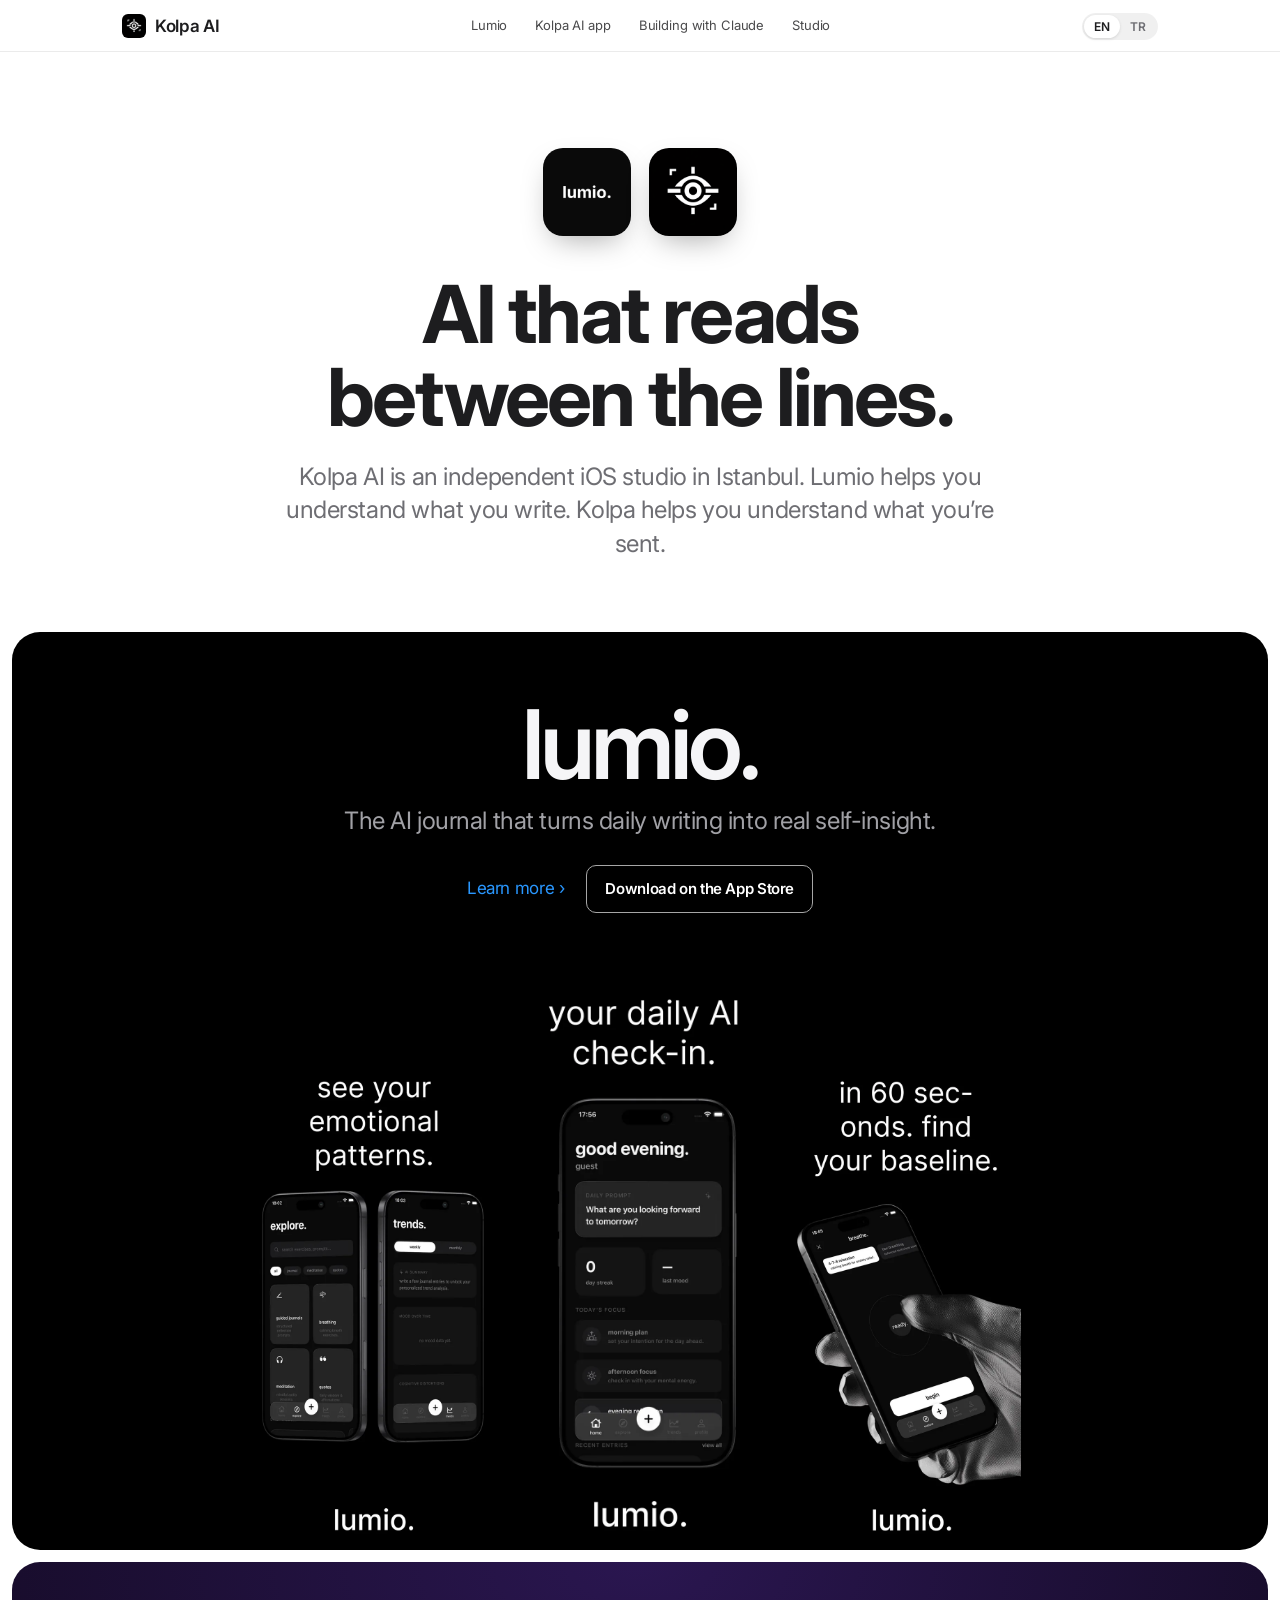
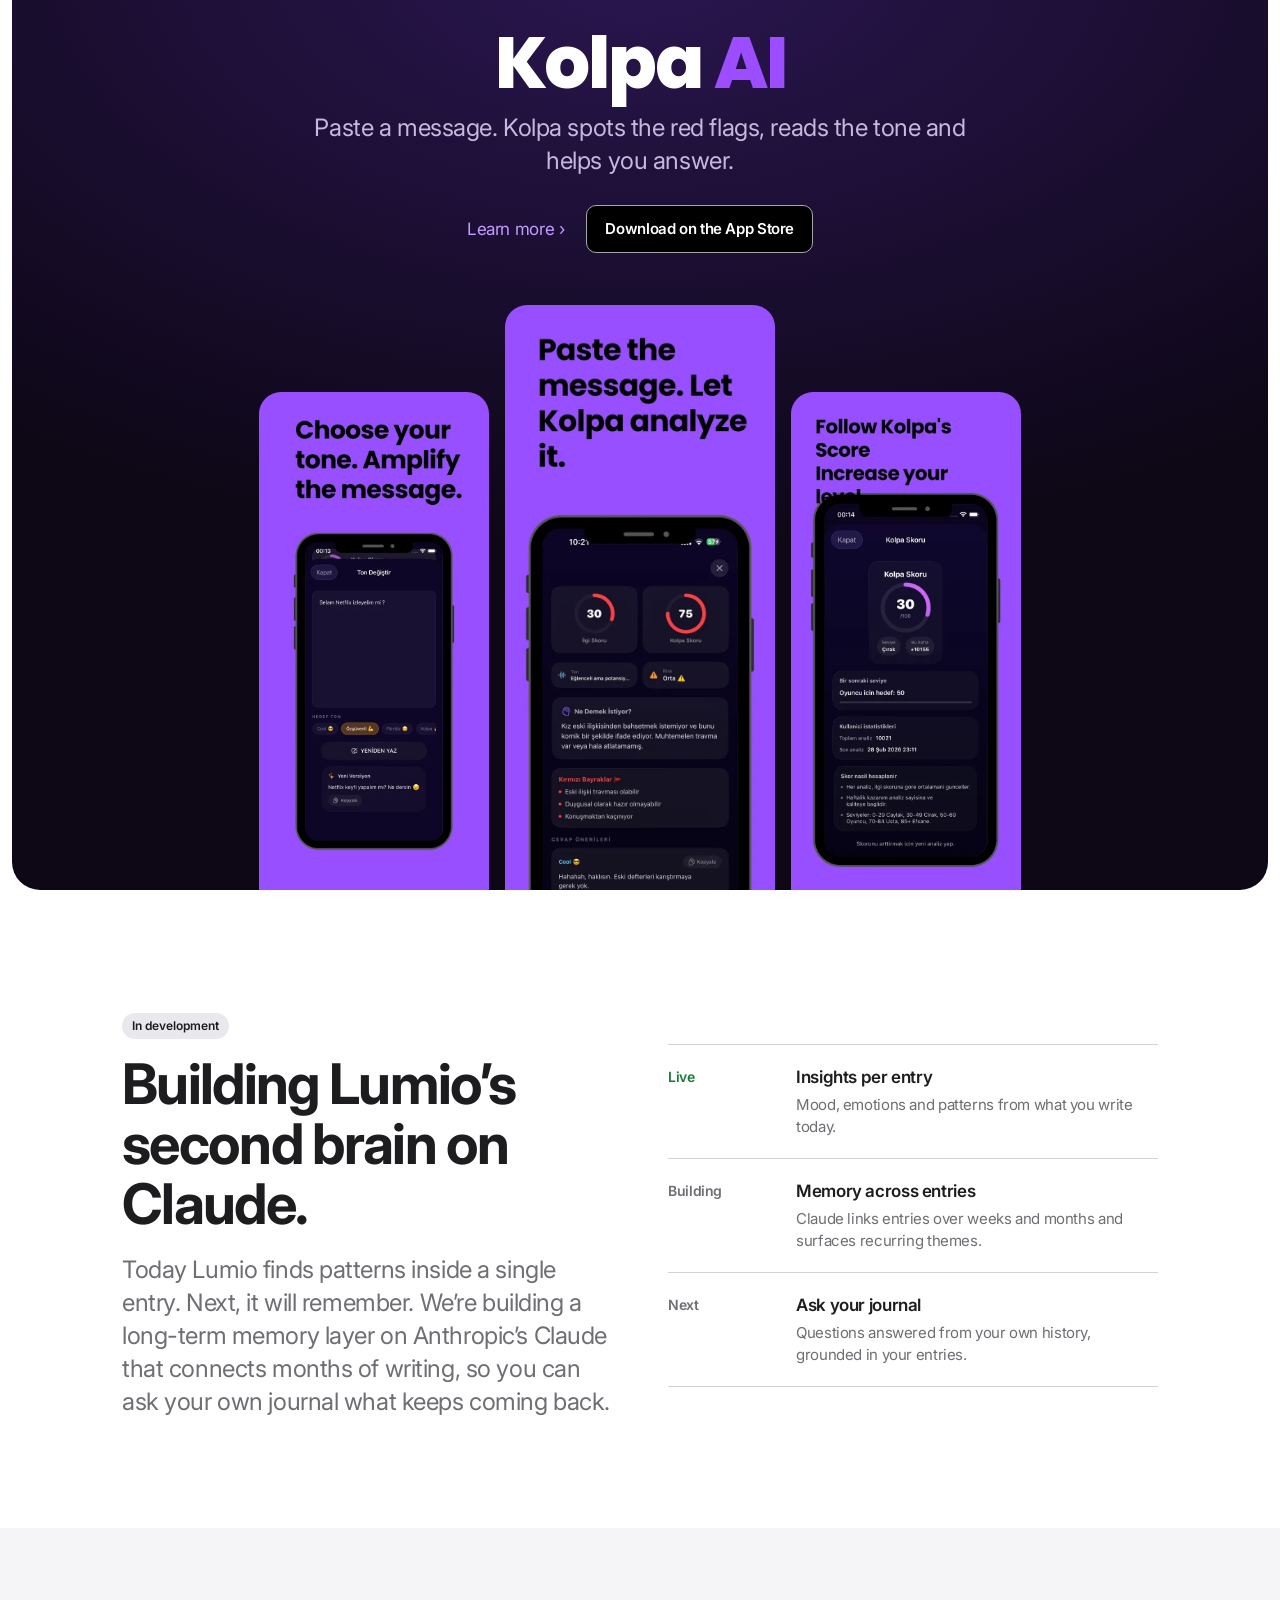
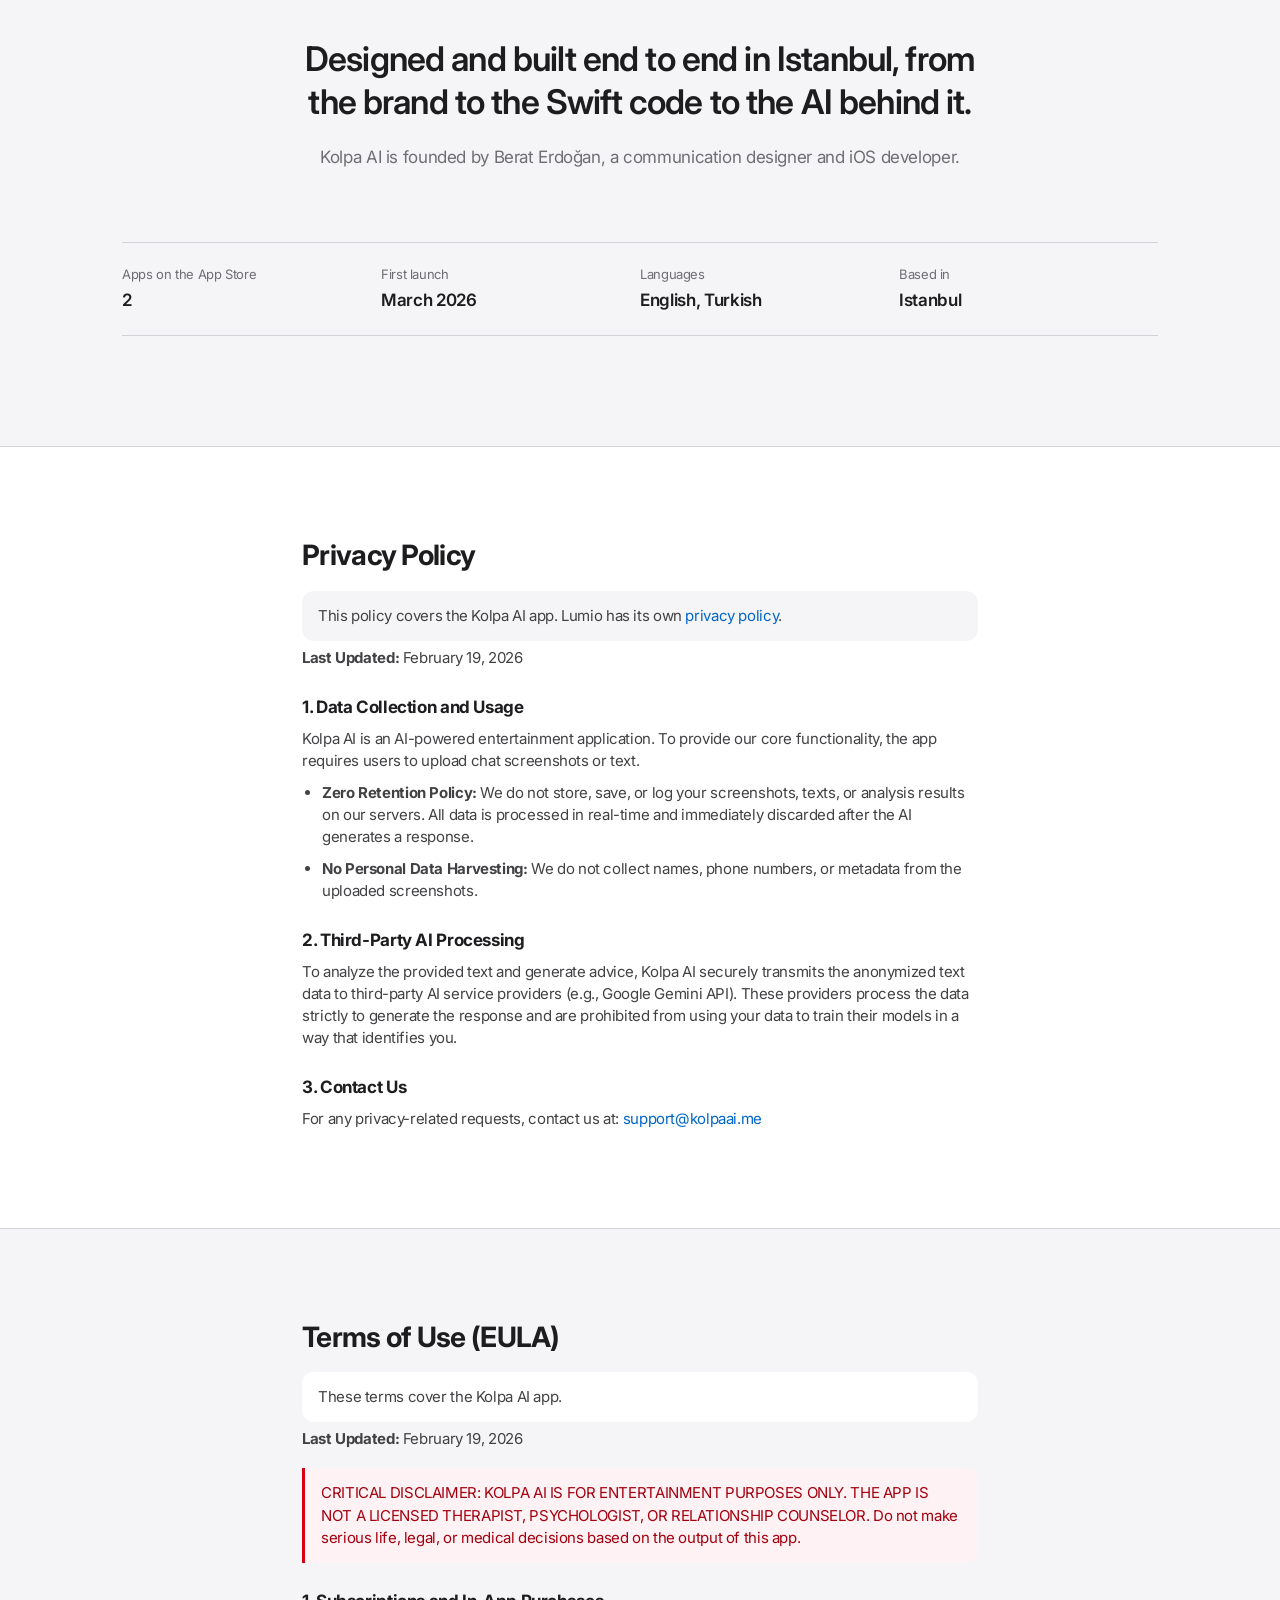
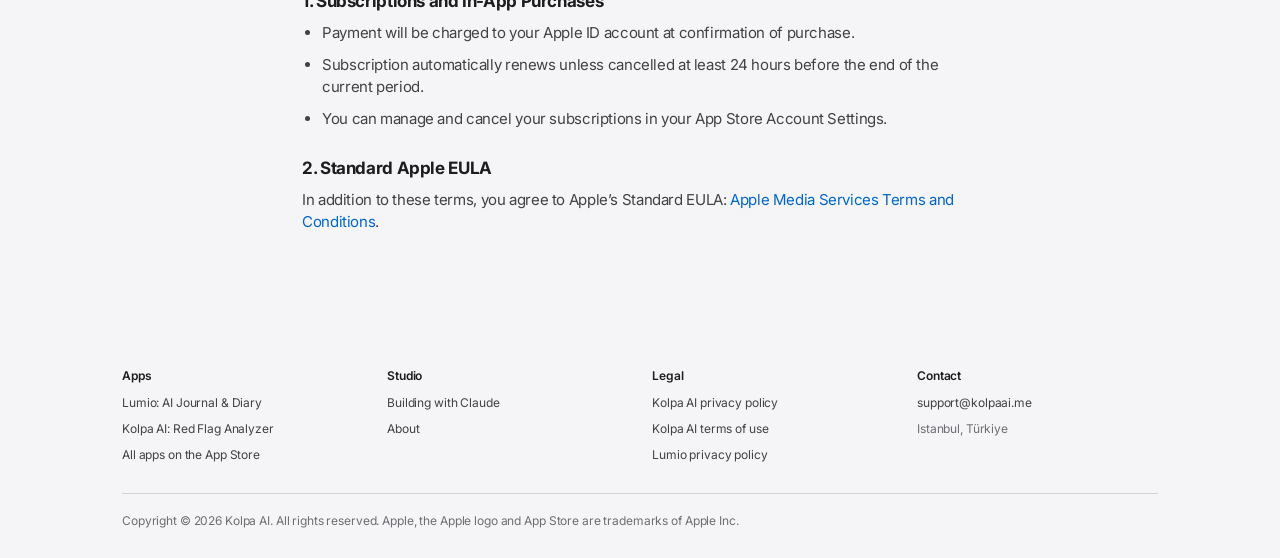
<file: index.html>
<!DOCTYPE html>
<html lang="en">
<head>
<meta charset="UTF-8">
<meta name="viewport" content="width=device-width, initial-scale=1, viewport-fit=cover">
<title>Kolpa AI — Independent AI app studio</title>
<meta name="description" content="Kolpa AI is an independent iOS studio in Istanbul. We make Lumio, an AI journal, and Kolpa AI, a message analyzer — and we're building Lumio's second brain on Claude.">
<meta property="og:title" content="Kolpa AI — Independent AI app studio">
<meta property="og:description" content="Kolpa AI is an independent iOS studio in Istanbul. We make Lumio, an AI journal, and Kolpa AI, a message analyzer — and we're building Lumio's second brain on Claude.">
<meta property="og:type" content="website">
<meta property="og:url" content="https://kolpaai.me/">
<meta property="og:image" content="https://kolpaai.me/assets/og.png">
<meta name="twitter:card" content="summary_large_image">
<link rel="canonical" href="https://kolpaai.me/">
<link rel="icon" type="image/png" href="assets/kolpa/favicon.png">
<link rel="apple-touch-icon" href="assets/kolpa/icon-180.png">
<link rel="preconnect" href="https://fonts.googleapis.com"><link rel="preconnect" href="https://fonts.gstatic.com" crossorigin><link href="https://fonts.googleapis.com/css2?family=Inter:wght@400;600;700&family=Poppins:wght@800&display=swap" rel="stylesheet">
<link rel="stylesheet" href="assets/site.css">
<script src="assets/site.js" defer></script>
</head>
<body>
<nav class="nav" aria-label="Main">
  <div class="wrap">
    <a class="brand" href=""><img src="assets/kolpa/icon.png" alt="" width="24" height="24">Kolpa AI</a>
    <div class="nav-links">
      <a href="lumio/" data-lang="en">Lumio</a><a href="lumio/" class="hidden" data-lang="tr">Lumio</a>
      <a href="kolpa/" data-lang="en">Kolpa AI app</a><a href="kolpa/" class="hidden" data-lang="tr">Kolpa AI uygulaması</a>
      <a href="#claude" data-lang="en">Building with Claude</a><a href="#claude" class="hidden" data-lang="tr">Claude ile geliştirme</a>
      <a href="#studio" data-lang="en">Studio</a><a href="#studio" class="hidden" data-lang="tr">Stüdyo</a>
    </div>
    <div class="lang" role="group" aria-label="Language">
      <button type="button" data-set="en" aria-pressed="true">EN</button>
      <button type="button" data-set="tr" aria-pressed="false">TR</button>
    </div>
  </div>
</nav>

<main>
<section class="hero">
  <div class="wrap">
    <div class="hero-icons">
      <a href="lumio/" aria-label="Lumio"><img src="assets/lumio/icon.png" alt="Lumio app icon" width="88" height="88"></a>
      <a href="kolpa/" aria-label="Kolpa AI"><img src="assets/kolpa/icon.png" alt="Kolpa AI app icon" width="88" height="88"></a>
    </div>
    <h1 class="display"><span data-lang="en">AI that reads<br>between the lines.</span><span class="hidden" data-lang="tr">Satır aralarını<br>okuyan yapay zeka.</span></h1>
    <p class="sub"><span data-lang="en">Kolpa AI is an independent iOS studio in Istanbul. Lumio helps you understand what you write. Kolpa helps you understand what you’re sent.</span><span class="hidden" data-lang="tr">Kolpa AI, İstanbul’da bağımsız bir iOS stüdyosu. Lumio yazdıklarınızı anlamanıza, Kolpa size gönderilenleri anlamanıza yardım eder.</span></p>
  </div>
</section>

<div class="panels">
  <section class="panel panel-lumio" aria-labelledby="lumio-title">
    <h2 id="lumio-title" class="wordmark">lumio.</h2>
    <p class="sub"><span data-lang="en">The AI journal that turns daily writing into real self-insight.</span><span class="hidden" data-lang="tr">Günlük yazılarınızı gerçek bir iç görüye dönüştüren yapay zeka günlüğü.</span></p>
    <div class="actions">
      <a class="more" href="lumio/"><span data-lang="en">Learn more</span><span class="hidden" data-lang="tr">Daha fazla bilgi</span></a>
      <a class="badge-link" data-lang="en" href="https://apps.apple.com/us/app/lumio-ai-journal-diary/id6759867486" target="_blank" rel="noopener"><img src="https://tools.applemarketingtools.com/api/badges/download-on-the-app-store/black/en-us?size=250x83" alt="Download on the App Store" width="144" height="48" data-fallback="Download on the App Store"></a><a class="badge-link hidden" data-lang="tr" href="https://apps.apple.com/us/app/lumio-ai-journal-diary/id6759867486" target="_blank" rel="noopener"><img src="https://tools.applemarketingtools.com/api/badges/download-on-the-app-store/black/tr-tr?size=250x83" alt="App Store'dan İndirin" width="144" height="48" data-fallback="App Store'dan İndirin"></a>
    </div>
    <div class="panel-shots" aria-hidden="true">
      <img src="assets/lumio/shot-3.webp" alt="" width="660" height="1430">
      <img src="assets/lumio/shot-2.webp" alt="" width="660" height="1430">
      <img src="assets/lumio/shot-6.webp" alt="" width="660" height="1430" loading="lazy">
    </div>
  </section>

  <section class="panel panel-kolpa" aria-labelledby="kolpa-title">
    <h2 id="kolpa-title" class="wordmark">Kolpa <span>AI</span></h2>
    <p class="sub"><span data-lang="en">Paste a message. Kolpa spots the red flags, reads the tone and helps you answer.</span><span class="hidden" data-lang="tr">Mesajı yapıştırın. Kolpa kırmızı bayrakları yakalar, tonu okur ve cevap vermenize yardım eder.</span></p>
    <div class="actions">
      <a class="more" href="kolpa/"><span data-lang="en">Learn more</span><span class="hidden" data-lang="tr">Daha fazla bilgi</span></a>
      <a class="badge-link" data-lang="en" href="https://apps.apple.com/tr/app/kolpa-ai-red-flag-analyzer/id6759240698" target="_blank" rel="noopener"><img src="https://tools.applemarketingtools.com/api/badges/download-on-the-app-store/black/en-us?size=250x83" alt="Download on the App Store" width="144" height="48" data-fallback="Download on the App Store"></a><a class="badge-link hidden" data-lang="tr" href="https://apps.apple.com/tr/app/kolpa-ai-red-flag-analyzer/id6759240698" target="_blank" rel="noopener"><img src="https://tools.applemarketingtools.com/api/badges/download-on-the-app-store/black/tr-tr?size=250x83" alt="App Store'dan İndirin" width="144" height="48" data-fallback="App Store'dan İndirin"></a>
    </div>
    <div class="panel-shots" aria-hidden="true">
      <img src="assets/kolpa/shot-3.webp" alt="" width="660" height="1430" loading="lazy">
      <img src="assets/kolpa/shot-2.webp" alt="" width="660" height="1430" loading="lazy">
      <img src="assets/kolpa/shot-5.webp" alt="" width="660" height="1430" loading="lazy">
    </div>
  </section>
</div>

<section class="section" id="claude">
  <div class="wrap claude-block">
    <div>
      <span class="state"><span data-lang="en">In development</span><span class="hidden" data-lang="tr">Geliştiriliyor</span></span>
      <h2 class="headline"><span data-lang="en">Building Lumio’s second brain on Claude.</span><span class="hidden" data-lang="tr">Lumio’nun ikinci beynini Claude ile kuruyoruz.</span></h2>
      <p class="sub"><span data-lang="en">Today Lumio finds patterns inside a single entry. Next, it will remember. We’re building a long-term memory layer on Anthropic’s Claude that connects months of writing, so you can ask your own journal what keeps coming back.</span><span class="hidden" data-lang="tr">Lumio bugün tek bir yazının içindeki kalıpları buluyor. Sırada hatırlamak var. Anthropic’in Claude modeli üzerine, aylar boyunca yazdıklarınızı birbirine bağlayan uzun vadeli bir hafıza katmanı kuruyoruz. Böylece kendi günlüğünüze neyin tekrar ettiğini sorabileceksiniz.</span></p>
    </div>
    <ol class="steps">
      <li class="now"><span class="when"><span data-lang="en">Live</span><span class="hidden" data-lang="tr">Yayında</span></span><div><h3 data-lang="en">Insights per entry</h3><h3 class="hidden" data-lang="tr">Yazı başına içgörü</h3><p data-lang="en">Mood, emotions and patterns from what you write today.</p><p class="hidden" data-lang="tr">Bugün yazdıklarınızdan ruh hali, duygu ve kalıplar.</p></div></li>
      <li><span class="when"><span data-lang="en">Building</span><span class="hidden" data-lang="tr">Geliştiriliyor</span></span><div><h3 data-lang="en">Memory across entries</h3><h3 class="hidden" data-lang="tr">Yazılar arası hafıza</h3><p data-lang="en">Claude links entries over weeks and months and surfaces recurring themes.</p><p class="hidden" data-lang="tr">Claude haftalar ve aylar boyunca yazıları bağlar, tekrar eden temaları ortaya çıkarır.</p></div></li>
      <li><span class="when"><span data-lang="en">Next</span><span class="hidden" data-lang="tr">Sırada</span></span><div><h3 data-lang="en">Ask your journal</h3><h3 class="hidden" data-lang="tr">Günlüğüne sor</h3><p data-lang="en">Questions answered from your own history, grounded in your entries.</p><p class="hidden" data-lang="tr">Sorularınız kendi geçmişinizden, kendi yazılarınıza dayanarak cevaplanır.</p></div></li>
    </ol>
  </div>
</section>

<section class="section section-soft" id="studio">
  <div class="wrap">
    <div class="founder">
      <p class="quote"><span data-lang="en">Designed and built end to end in Istanbul, from the brand to the Swift code to the AI behind it.</span><span class="hidden" data-lang="tr">Markadan Swift koduna, arkasındaki yapay zekaya kadar baştan sona İstanbul’da tasarlanıp geliştirildi.</span></p>
      <p class="who"><span data-lang="en">Kolpa AI is founded by Berat Erdoğan, a communication designer and iOS developer.</span><span class="hidden" data-lang="tr">Kolpa AI’ın kurucusu Berat Erdoğan, iletişim tasarımcısı ve iOS geliştirici.</span></p>
    </div>
    <dl class="facts" style="margin-top:72px">
      <div><dt><span data-lang="en">Apps on the App Store</span><span class="hidden" data-lang="tr">App Store'daki uygulamalar</span></dt><dd><span data-lang="en">2</span><span class="hidden" data-lang="tr">2</span></dd></div>
      <div><dt><span data-lang="en">First launch</span><span class="hidden" data-lang="tr">İlk yayın</span></dt><dd><span data-lang="en">March 2026</span><span class="hidden" data-lang="tr">Mart 2026</span></dd></div>
      <div><dt><span data-lang="en">Languages</span><span class="hidden" data-lang="tr">Diller</span></dt><dd><span data-lang="en">English, Turkish</span><span class="hidden" data-lang="tr">İngilizce, Türkçe</span></dd></div>
      <div><dt><span data-lang="en">Based in</span><span class="hidden" data-lang="tr">Konum</span></dt><dd><span data-lang="en">Istanbul</span><span class="hidden" data-lang="tr">İstanbul</span></dd></div>
    </dl>
  </div>
</section>
</main>

<section class="legal" id="privacy">
  <div class="wrap">
    <div data-lang="en">
      <h2>Privacy Policy</h2>
      <p class="scope">This policy covers the Kolpa AI app. Lumio has its own <a href="https://veraberat.github.io/lumio-website/privacy.html" target="_blank" rel="noopener">privacy policy</a>.</p>
      <p><strong>Last Updated:</strong> February 19, 2026</p>
      <h3>1. Data Collection and Usage</h3>
      <p>Kolpa AI is an AI-powered entertainment application. To provide our core functionality, the app requires users to upload chat screenshots or text.</p>
      <ul>
        <li><strong>Zero Retention Policy:</strong> We do not store, save, or log your screenshots, texts, or analysis results on our servers. All data is processed in real-time and immediately discarded after the AI generates a response.</li>
        <li><strong>No Personal Data Harvesting:</strong> We do not collect names, phone numbers, or metadata from the uploaded screenshots.</li>
      </ul>
      <h3>2. Third-Party AI Processing</h3>
      <p>To analyze the provided text and generate advice, Kolpa AI securely transmits the anonymized text data to third-party AI service providers (e.g., Google Gemini API). These providers process the data strictly to generate the response and are prohibited from using your data to train their models in a way that identifies you.</p>
      <h3>3. Contact Us</h3>
      <p>For any privacy-related requests, contact us at: <a href="mailto:support@kolpaai.me">support@kolpaai.me</a></p>
    </div>
    <div data-lang="tr" class="hidden">
      <h2>Gizlilik Politikası</h2>
      <p class="scope">Bu politika Kolpa AI uygulamasını kapsar. Lumio’nun kendi <a href="https://veraberat.github.io/lumio-website/privacy.html" target="_blank" rel="noopener">gizlilik politikası</a> vardır.</p>
      <p><strong>Son Güncelleme:</strong> 19 Şubat 2026</p>
      <h3>1. Veri Toplama ve Kullanım</h3>
      <p>Kolpa AI, yapay zeka destekli bir eğlence uygulamasıdır. Uygulamanın çalışabilmesi için kullanıcıların sohbet metinleri veya ekran görüntüleri yüklemesi gerekir.</p>
      <ul>
        <li><strong>Sıfır Kayıt Politikası:</strong> Yüklediğiniz ekran görüntüleri, metinler veya analiz sonuçları sunucularımızda KESİNLİKLE SAKLANMAZ. Tüm veriler gerçek zamanlı işlenir ve yapay zeka yanıt ürettikten hemen sonra tamamen silinir.</li>
        <li><strong>Kişisel Veri Toplanmaz:</strong> Yüklenen görsellerden isim, telefon numarası veya üst veri (metadata) toplamıyoruz.</li>
      </ul>
      <h3>2. Üçüncü Taraf Yapay Zeka (AI) İşleme</h3>
      <p>Uygulama, size tavsiye üretebilmek için metin verilerini güvenli bir şekilde üçüncü taraf yapay zeka sağlayıcılarına (örn. Google Gemini API) iletir. Bu sağlayıcılar, verileri yalnızca size yanıt üretmek için kullanır.</p>
      <h3>3. İletişim</h3>
      <p>Gizlilik talepleriniz için bize ulaşın: <a href="mailto:support@kolpaai.me">support@kolpaai.me</a></p>
    </div>
  </div>
</section>

<section class="legal" id="terms">
  <div class="wrap">
    <div data-lang="en">
      <h2>Terms of Use (EULA)</h2>
      <p class="scope">These terms cover the Kolpa AI app.</p>
      <p><strong>Last Updated:</strong> February 19, 2026</p>
      <p class="warn">CRITICAL DISCLAIMER: KOLPA AI IS FOR ENTERTAINMENT PURPOSES ONLY. THE APP IS NOT A LICENSED THERAPIST, PSYCHOLOGIST, OR RELATIONSHIP COUNSELOR. Do not make serious life, legal, or medical decisions based on the output of this app.</p>
      <h3>1. Subscriptions and In-App Purchases</h3>
      <ul>
        <li>Payment will be charged to your Apple ID account at confirmation of purchase.</li>
        <li>Subscription automatically renews unless cancelled at least 24 hours before the end of the current period.</li>
        <li>You can manage and cancel your subscriptions in your App Store Account Settings.</li>
      </ul>
      <h3>2. Standard Apple EULA</h3>
      <p>In addition to these terms, you agree to Apple’s Standard EULA: <a href="https://www.apple.com/legal/internet-services/itunes/dev/stdeula/" target="_blank" rel="noopener">Apple Media Services Terms and Conditions</a>.</p>
    </div>
    <div data-lang="tr" class="hidden">
      <h2>Kullanım Koşulları (EULA)</h2>
      <p class="scope">Bu koşullar Kolpa AI uygulamasını kapsar.</p>
      <p><strong>Son Güncelleme:</strong> 19 Şubat 2026</p>
      <p class="warn">KRİTİK YASAL UYARI: KOLPA AI SADECE EĞLENCE AMAÇLIDIR. BU UYGULAMA LİSANSLI BİR TERAPİST VEYA İLİŞKİ UZMANI DEĞİLDİR. Hayatınızla, ilişkilerinizle veya sağlığınızla ilgili ciddi kararları asla bu uygulamanın çıktılarına dayanarak almamalısınız.</p>
      <h3>1. Abonelikler ve Uygulama İçi Satın Alımlar</h3>
      <ul>
        <li>Ödeme, satın alma onayında Apple ID hesabınızdan tahsil edilecektir.</li>
        <li>Abonelik, mevcut dönemin bitiminden en az 24 saat önce iptal edilmediği sürece otomatik olarak yenilenir.</li>
        <li>Satın alma işleminden sonra App Store Hesap Ayarlarınıza giderek aboneliklerinizi yönetebilir ve iptal edebilirsiniz.</li>
      </ul>
      <h3>2. Standart Apple EULA</h3>
      <p>Bu koşullara ek olarak, Apple'ın Standart EULA şartlarını da kabul etmiş sayılırsınız: <a href="https://www.apple.com/legal/internet-services/itunes/dev/stdeula/" target="_blank" rel="noopener">Apple Medya Hizmetleri Hüküm ve Koşulları</a>.</p>
    </div>
  </div>
</section>

<footer class="footer">
  <div class="wrap">
    <div class="footer-cols">
      <div><h4><span data-lang="en">Apps</span><span class="hidden" data-lang="tr">Uygulamalar</span></h4><ul>
        <li><a href="lumio/">Lumio: AI Journal &amp; Diary</a></li>
        <li><a href="kolpa/">Kolpa AI: Red Flag Analyzer</a></li>
        <li><a href="https://apps.apple.com/us/developer/berat-erdogan/id1877614423" target="_blank" rel="noopener"><span data-lang="en">All apps on the App Store</span><span class="hidden" data-lang="tr">App Store'daki tüm uygulamalar</span></a></li>
      </ul></div>
      <div><h4><span data-lang="en">Studio</span><span class="hidden" data-lang="tr">Stüdyo</span></h4><ul>
        <li><a href="#claude"><span data-lang="en">Building with Claude</span><span class="hidden" data-lang="tr">Claude ile geliştirme</span></a></li>
        <li><a href="#studio"><span data-lang="en">About</span><span class="hidden" data-lang="tr">Hakkında</span></a></li>
      </ul></div>
      <div><h4><span data-lang="en">Legal</span><span class="hidden" data-lang="tr">Yasal</span></h4><ul>
        <li><a href="#privacy"><span data-lang="en">Kolpa AI privacy policy</span><span class="hidden" data-lang="tr">Kolpa AI gizlilik politikası</span></a></li>
        <li><a href="#terms"><span data-lang="en">Kolpa AI terms of use</span><span class="hidden" data-lang="tr">Kolpa AI kullanım koşulları</span></a></li>
        <li><a href="https://veraberat.github.io/lumio-website/privacy.html" target="_blank" rel="noopener"><span data-lang="en">Lumio privacy policy</span><span class="hidden" data-lang="tr">Lumio gizlilik politikası</span></a></li>
      </ul></div>
      <div><h4><span data-lang="en">Contact</span><span class="hidden" data-lang="tr">İletişim</span></h4><ul>
        <li><a href="mailto:support@kolpaai.me">support@kolpaai.me</a></li>
        <li><span data-lang="en">Istanbul, Türkiye</span><span class="hidden" data-lang="tr">İstanbul, Türkiye</span></li>
      </ul></div>
    </div>
    <p class="fine"><span data-lang="en">Copyright © 2026 Kolpa AI. All rights reserved. Apple, the Apple logo and App Store are trademarks of Apple Inc.</span><span class="hidden" data-lang="tr">Telif hakkı © 2026 Kolpa AI. Tüm hakları saklıdır. Apple, Apple logosu ve App Store, Apple Inc.'in ticari markalarıdır.</span></p>
  </div>
</footer>
</body>
</html>
</file>
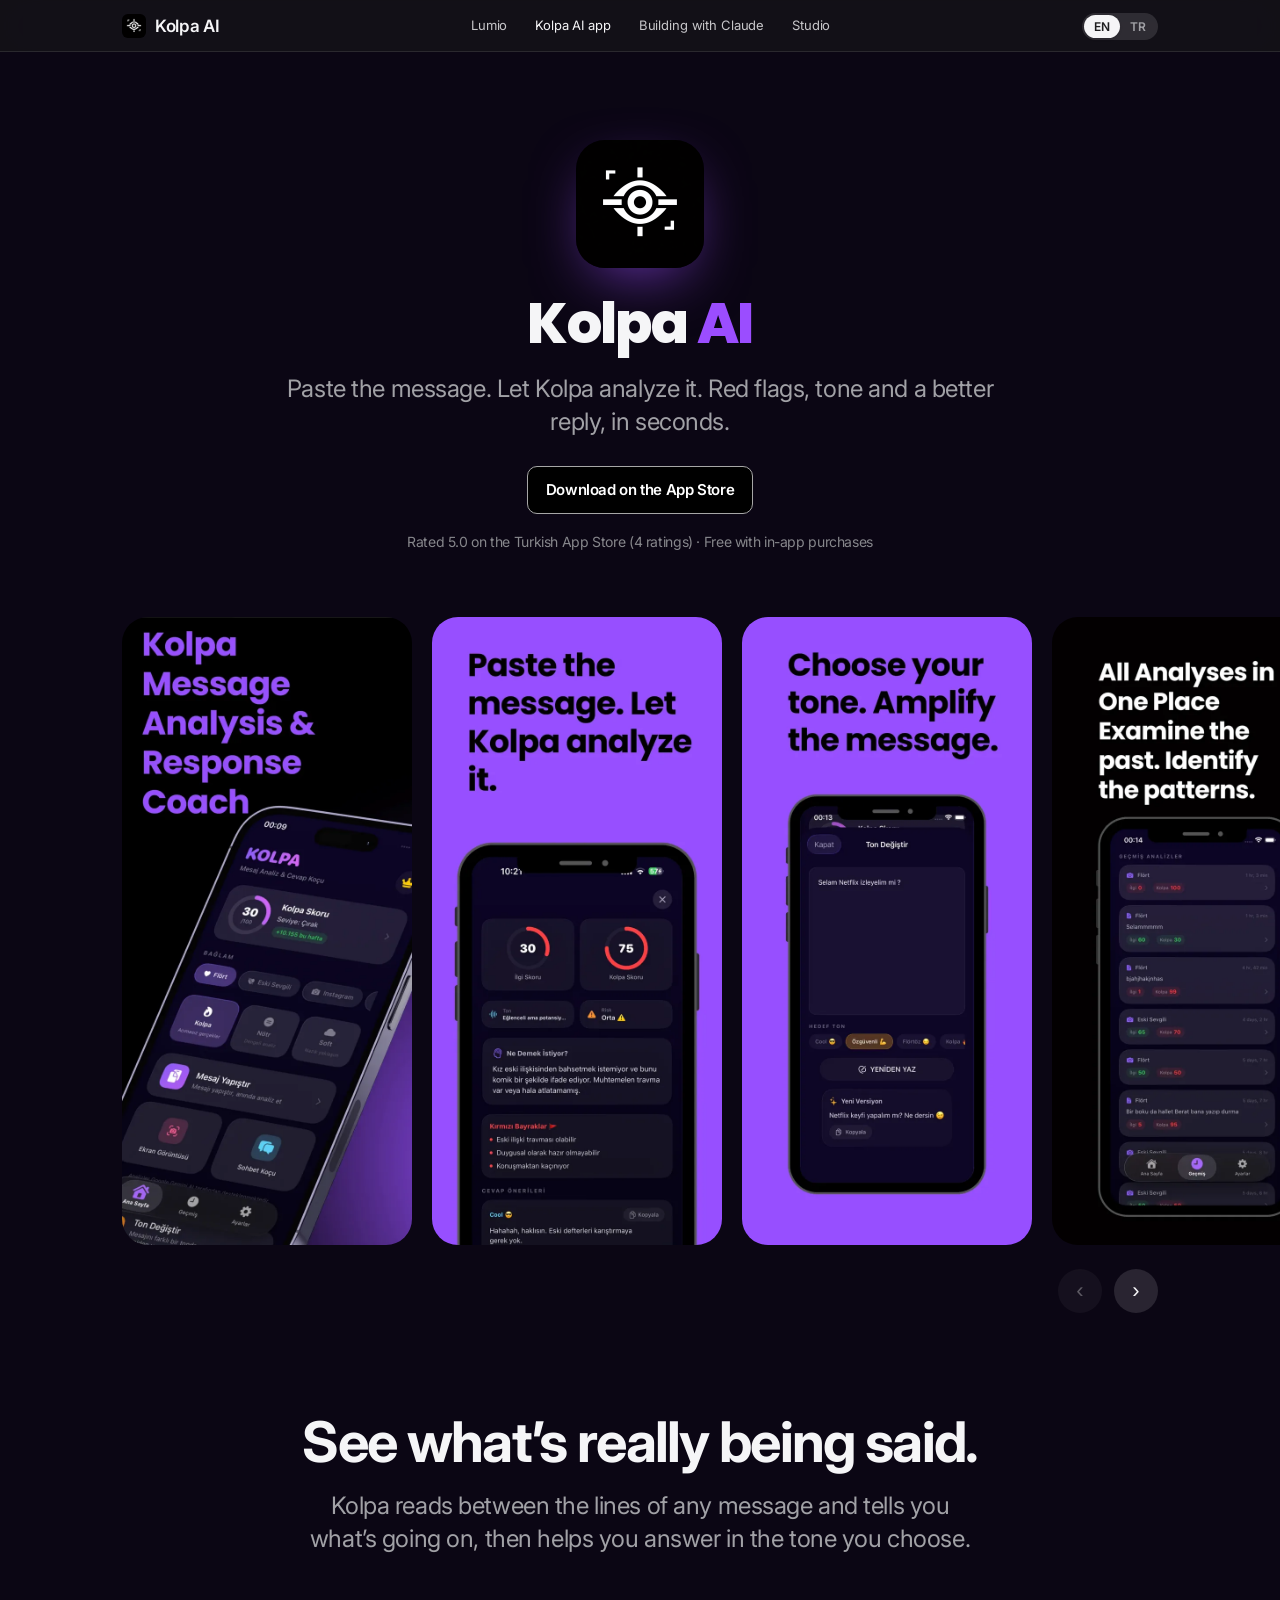
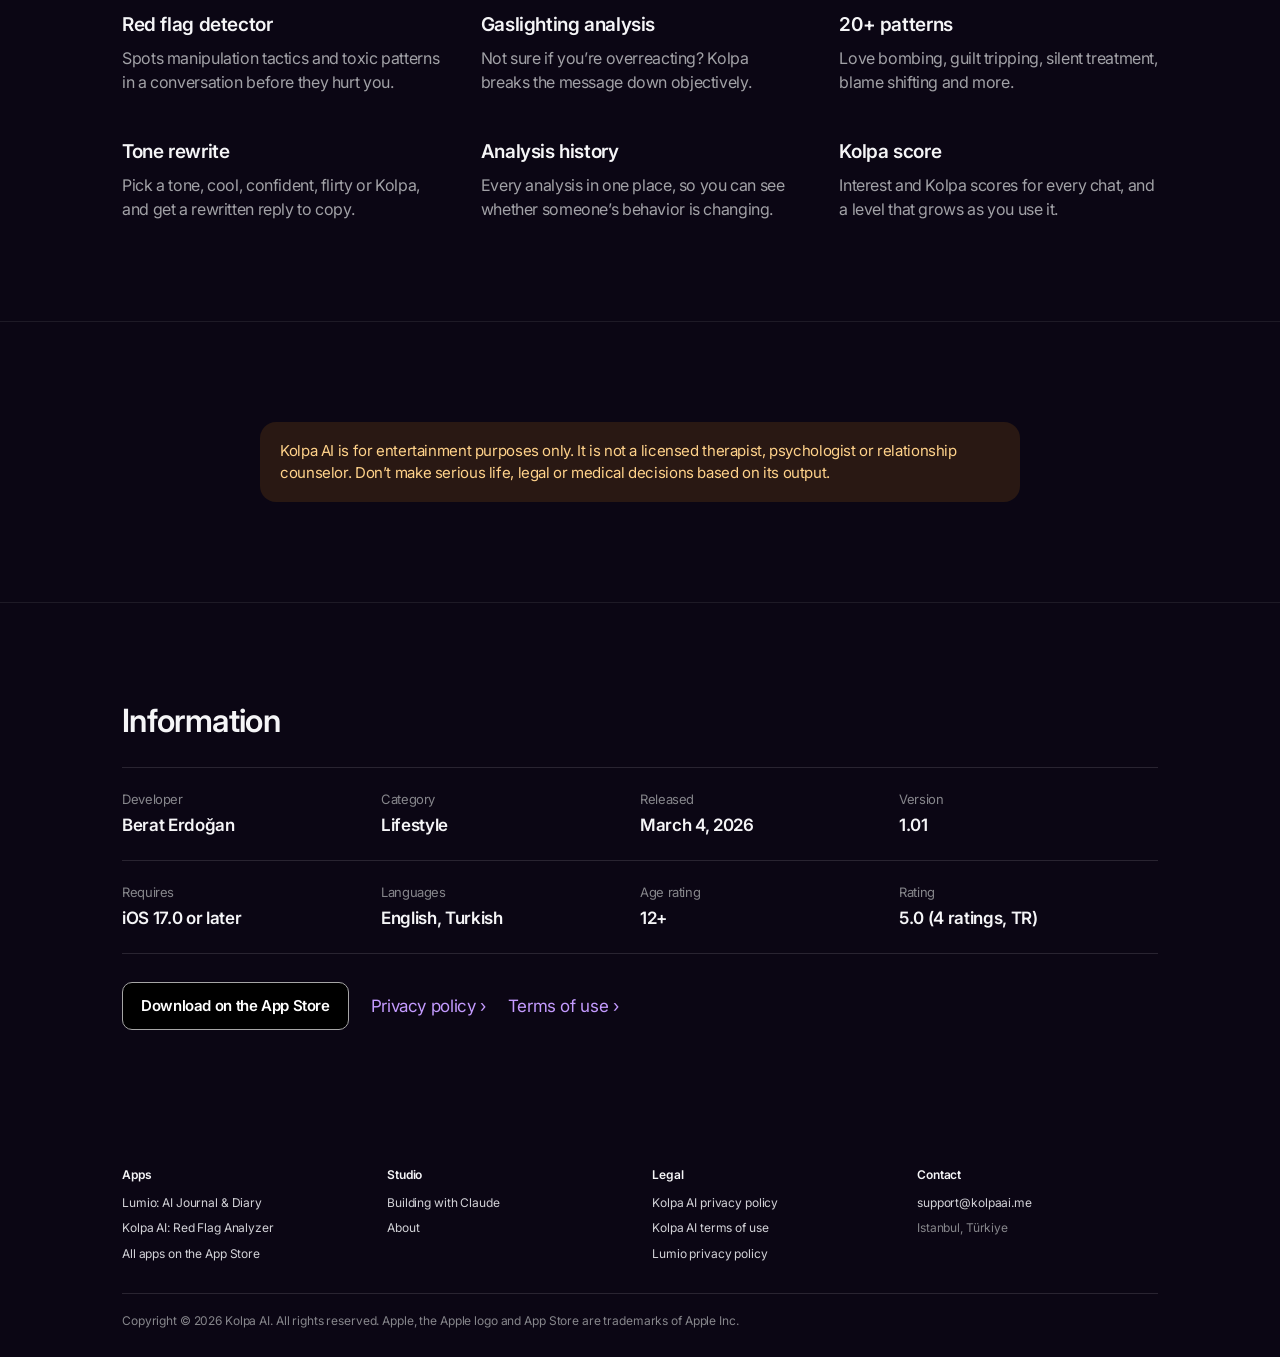
<file: kolpa/index.html>
<!DOCTYPE html>
<html lang="en">
<head>
<meta charset="UTF-8">
<meta name="viewport" content="width=device-width, initial-scale=1, viewport-fit=cover">
<title>Kolpa AI: Red Flag Analyzer — Kolpa AI</title>
<meta name="description" content="Kolpa AI analyzes your messages for red flags, manipulation and gaslighting, scores the conversation and helps you write a reply. On the App Store in English and Turkish.">
<meta property="og:title" content="Kolpa AI: Red Flag Analyzer — Kolpa AI">
<meta property="og:description" content="Kolpa AI analyzes your messages for red flags, manipulation and gaslighting, scores the conversation and helps you write a reply. On the App Store in English and Turkish.">
<meta property="og:type" content="website">
<meta property="og:url" content="https://kolpaai.me/kolpa/">
<meta property="og:image" content="https://kolpaai.me/assets/og.png">
<meta name="twitter:card" content="summary_large_image">
<link rel="canonical" href="https://kolpaai.me/kolpa/">
<link rel="icon" type="image/png" href="../assets/kolpa/favicon.png">
<link rel="apple-touch-icon" href="../assets/kolpa/icon-180.png">
<link rel="preconnect" href="https://fonts.googleapis.com"><link rel="preconnect" href="https://fonts.gstatic.com" crossorigin><link href="https://fonts.googleapis.com/css2?family=Inter:wght@400;600;700&family=Poppins:wght@800&display=swap" rel="stylesheet">
<link rel="stylesheet" href="../assets/site.css">
<script src="../assets/site.js" defer></script>
</head>
<body class="app-page kolpa-page">
<nav class="nav dark" aria-label="Main">
  <div class="wrap">
    <a class="brand" href="../"><img src="../assets/kolpa/icon.png" alt="" width="24" height="24">Kolpa AI</a>
    <div class="nav-links">
      <a href="../lumio/" data-lang="en">Lumio</a><a href="../lumio/" class="hidden" data-lang="tr">Lumio</a>
      <a href="../kolpa/" aria-current="page" data-lang="en">Kolpa AI app</a><a href="../kolpa/" aria-current="page" class="hidden" data-lang="tr">Kolpa AI uygulaması</a>
      <a href="../#claude" data-lang="en">Building with Claude</a><a href="../#claude" class="hidden" data-lang="tr">Claude ile geliştirme</a>
      <a href="../#studio" data-lang="en">Studio</a><a href="../#studio" class="hidden" data-lang="tr">Stüdyo</a>
    </div>
    <div class="lang" role="group" aria-label="Language">
      <button type="button" data-set="en" aria-pressed="true">EN</button>
      <button type="button" data-set="tr" aria-pressed="false">TR</button>
    </div>
  </div>
</nav>

<main>
<section class="app-hero">
  <div class="wrap">
    <img class="icon" src="../assets/kolpa/icon.png" alt="Kolpa AI app icon" width="128" height="128">
    <h1 class="headline brandline"><span data-lang="en">Kolpa <span>AI</span></span><span class="hidden" data-lang="tr">Kolpa <span>AI</span></span></h1>
    <p class="sub"><span data-lang="en">Paste the message. Let Kolpa analyze it. Red flags, tone and a better reply, in seconds.</span><span class="hidden" data-lang="tr">Mesajı yapıştır, Kolpa analiz etsin. Kırmızı bayraklar, ton ve daha iyi bir cevap, saniyeler içinde.</span></p>
    <div class="actions"><a class="badge-link" data-lang="en" href="https://apps.apple.com/tr/app/kolpa-ai-red-flag-analyzer/id6759240698" target="_blank" rel="noopener"><img src="https://tools.applemarketingtools.com/api/badges/download-on-the-app-store/black/en-us?size=250x83" alt="Download on the App Store" width="144" height="48" data-fallback="Download on the App Store"></a><a class="badge-link hidden" data-lang="tr" href="https://apps.apple.com/tr/app/kolpa-ai-red-flag-analyzer/id6759240698" target="_blank" rel="noopener"><img src="https://tools.applemarketingtools.com/api/badges/download-on-the-app-store/black/tr-tr?size=250x83" alt="App Store'dan İndirin" width="144" height="48" data-fallback="App Store'dan İndirin"></a></div>
    <p class="meta"><span data-lang="en">Rated 5.0 on the Turkish App Store (4 ratings) · Free with in-app purchases</span><span class="hidden" data-lang="tr">Türkiye App Store’da 5,0 puan (4 değerlendirme) · Ücretsiz, uygulama içi satın alma</span></p>
  </div>
</section>

<div class="gallery" aria-label="Screenshots">
    <div class="gallery-track" tabindex="0">
      <img src="../assets/kolpa/shot-1.webp" width="660" height="1430" loading="eager" alt="Kolpa message analysis and response coach: home screen">
      <img src="../assets/kolpa/shot-2.webp" width="660" height="1430" loading="eager" alt="Paste the message, let Kolpa analyze it">
      <img src="../assets/kolpa/shot-3.webp" width="660" height="1430" loading="lazy" alt="Choose your tone and rewrite the message">
      <img src="../assets/kolpa/shot-4.webp" width="660" height="1430" loading="lazy" alt="All analyses in one place: history">
      <img src="../assets/kolpa/shot-5.webp" width="660" height="1430" loading="lazy" alt="Follow your Kolpa score and level up">
    </div>
    <div class="gallery-nav">
      <button type="button" data-dir="-1" aria-label="Previous screenshot">‹</button>
      <button type="button" data-dir="1" aria-label="Next screenshot">›</button>
    </div>
  </div>

<section class="app-section">
  <div class="wrap">
    <div class="section-head">
      <h2 class="headline"><span data-lang="en">See what’s really being said.</span><span class="hidden" data-lang="tr">Gerçekte ne söylendiğini görün.</span></h2>
      <p class="sub"><span data-lang="en">Kolpa reads between the lines of any message and tells you what’s going on, then helps you answer in the tone you choose.</span><span class="hidden" data-lang="tr">Kolpa her mesajın satır aralarını okur, ne olduğunu söyler, sonra seçtiğiniz tonda cevap vermenize yardım eder.</span></p>
    </div>
    <div class="feature-grid">
        <div><h3 data-lang="en">Red flag detector</h3><h3 class="hidden" data-lang="tr">Kırmızı bayrak dedektörü</h3><p data-lang="en">Spots manipulation tactics and toxic patterns in a conversation before they hurt you.</p><p class="hidden" data-lang="tr">Bir konuşmadaki manipülasyon taktiklerini ve toksik kalıpları size zarar vermeden yakalar.</p></div>
        <div><h3 data-lang="en">Gaslighting analysis</h3><h3 class="hidden" data-lang="tr">Gaslighting analizi</h3><p data-lang="en">Not sure if you’re overreacting? Kolpa breaks the message down objectively.</p><p class="hidden" data-lang="tr">Abarttığınızdan emin değil misiniz? Kolpa mesajı tarafsız şekilde parçalarına ayırır.</p></div>
        <div><h3 data-lang="en">20+ patterns</h3><h3 class="hidden" data-lang="tr">20’den fazla kalıp</h3><p data-lang="en">Love bombing, guilt tripping, silent treatment, blame shifting and more.</p><p class="hidden" data-lang="tr">Love bombing, suçluluk yükleme, sessiz kalma, suçu başkasına atma ve daha fazlası.</p></div>
        <div><h3 data-lang="en">Tone rewrite</h3><h3 class="hidden" data-lang="tr">Ton değiştirme</h3><p data-lang="en">Pick a tone, cool, confident, flirty or Kolpa, and get a rewritten reply to copy.</p><p class="hidden" data-lang="tr">Bir ton seçin, cool, özgüvenli, flörtöz ya da Kolpa, kopyalamaya hazır yeni bir cevap alın.</p></div>
        <div><h3 data-lang="en">Analysis history</h3><h3 class="hidden" data-lang="tr">Analiz geçmişi</h3><p data-lang="en">Every analysis in one place, so you can see whether someone’s behavior is changing.</p><p class="hidden" data-lang="tr">Tüm analizler tek yerde. Birinin davranışının değişip değişmediğini görün.</p></div>
        <div><h3 data-lang="en">Kolpa score</h3><h3 class="hidden" data-lang="tr">Kolpa skoru</h3><p data-lang="en">Interest and Kolpa scores for every chat, and a level that grows as you use it.</p><p class="hidden" data-lang="tr">Her sohbet için ilgi ve Kolpa skoru, kullandıkça yükselen bir seviye.</p></div>
    </div>
  </div>
</section>

<section class="app-section">
  <div class="wrap">
    <p class="notice"><span data-lang="en">Kolpa AI is for entertainment purposes only. It is not a licensed therapist, psychologist or relationship counselor. Don’t make serious life, legal or medical decisions based on its output.</span><span class="hidden" data-lang="tr">Kolpa AI yalnızca eğlence amaçlıdır. Lisanslı bir terapist, psikolog veya ilişki danışmanı değildir. Hayatınızla, hukuki ya da tıbbi konularla ilgili ciddi kararları çıktılarına dayanarak vermeyin.</span></p>
  </div>
</section>

<section class="app-section">
  <div class="wrap">
    <h2 class="title" style="margin-bottom:28px"><span data-lang="en">Information</span><span class="hidden" data-lang="tr">Bilgiler</span></h2>
    <dl class="facts">
      <div><dt><span data-lang="en">Developer</span><span class="hidden" data-lang="tr">Geliştirici</span></dt><dd><span data-lang="en">Berat Erdoğan</span><span class="hidden" data-lang="tr">Berat Erdoğan</span></dd></div>
      <div><dt><span data-lang="en">Category</span><span class="hidden" data-lang="tr">Kategori</span></dt><dd><span data-lang="en">Lifestyle</span><span class="hidden" data-lang="tr">Yaşam Tarzı</span></dd></div>
      <div><dt><span data-lang="en">Released</span><span class="hidden" data-lang="tr">Yayın tarihi</span></dt><dd><span data-lang="en">March 4, 2026</span><span class="hidden" data-lang="tr">4 Mart 2026</span></dd></div>
      <div><dt><span data-lang="en">Version</span><span class="hidden" data-lang="tr">Sürüm</span></dt><dd><span data-lang="en">1.01</span><span class="hidden" data-lang="tr">1.01</span></dd></div>
      <div><dt><span data-lang="en">Requires</span><span class="hidden" data-lang="tr">Gereksinim</span></dt><dd><span data-lang="en">iOS 17.0 or later</span><span class="hidden" data-lang="tr">iOS 17.0 ve üzeri</span></dd></div>
      <div><dt><span data-lang="en">Languages</span><span class="hidden" data-lang="tr">Diller</span></dt><dd><span data-lang="en">English, Turkish</span><span class="hidden" data-lang="tr">İngilizce, Türkçe</span></dd></div>
      <div><dt><span data-lang="en">Age rating</span><span class="hidden" data-lang="tr">Yaş sınırı</span></dt><dd><span data-lang="en">12+</span><span class="hidden" data-lang="tr">12+</span></dd></div>
      <div><dt><span data-lang="en">Rating</span><span class="hidden" data-lang="tr">Puan</span></dt><dd><span data-lang="en">5.0 (4 ratings, TR)</span><span class="hidden" data-lang="tr">5,0 (4 değerlendirme, TR)</span></dd></div>
    </dl>
    <div class="actions">
      <a class="badge-link" data-lang="en" href="https://apps.apple.com/tr/app/kolpa-ai-red-flag-analyzer/id6759240698" target="_blank" rel="noopener"><img src="https://tools.applemarketingtools.com/api/badges/download-on-the-app-store/black/en-us?size=250x83" alt="Download on the App Store" width="144" height="48" data-fallback="Download on the App Store"></a><a class="badge-link hidden" data-lang="tr" href="https://apps.apple.com/tr/app/kolpa-ai-red-flag-analyzer/id6759240698" target="_blank" rel="noopener"><img src="https://tools.applemarketingtools.com/api/badges/download-on-the-app-store/black/tr-tr?size=250x83" alt="App Store'dan İndirin" width="144" height="48" data-fallback="App Store'dan İndirin"></a>
      <a class="more" href="../#privacy"><span data-lang="en">Privacy policy</span><span class="hidden" data-lang="tr">Gizlilik politikası</span></a>
      <a class="more" href="../#terms"><span data-lang="en">Terms of use</span><span class="hidden" data-lang="tr">Kullanım koşulları</span></a>
    </div>
  </div>
</section>
</main>
<footer class="footer">
  <div class="wrap">
    <div class="footer-cols">
      <div><h4><span data-lang="en">Apps</span><span class="hidden" data-lang="tr">Uygulamalar</span></h4><ul>
        <li><a href="../lumio/">Lumio: AI Journal &amp; Diary</a></li>
        <li><a href="../kolpa/">Kolpa AI: Red Flag Analyzer</a></li>
        <li><a href="https://apps.apple.com/us/developer/berat-erdogan/id1877614423" target="_blank" rel="noopener"><span data-lang="en">All apps on the App Store</span><span class="hidden" data-lang="tr">App Store'daki tüm uygulamalar</span></a></li>
      </ul></div>
      <div><h4><span data-lang="en">Studio</span><span class="hidden" data-lang="tr">Stüdyo</span></h4><ul>
        <li><a href="../#claude"><span data-lang="en">Building with Claude</span><span class="hidden" data-lang="tr">Claude ile geliştirme</span></a></li>
        <li><a href="../#studio"><span data-lang="en">About</span><span class="hidden" data-lang="tr">Hakkında</span></a></li>
      </ul></div>
      <div><h4><span data-lang="en">Legal</span><span class="hidden" data-lang="tr">Yasal</span></h4><ul>
        <li><a href="../#privacy"><span data-lang="en">Kolpa AI privacy policy</span><span class="hidden" data-lang="tr">Kolpa AI gizlilik politikası</span></a></li>
        <li><a href="../#terms"><span data-lang="en">Kolpa AI terms of use</span><span class="hidden" data-lang="tr">Kolpa AI kullanım koşulları</span></a></li>
        <li><a href="https://veraberat.github.io/lumio-website/privacy.html" target="_blank" rel="noopener"><span data-lang="en">Lumio privacy policy</span><span class="hidden" data-lang="tr">Lumio gizlilik politikası</span></a></li>
      </ul></div>
      <div><h4><span data-lang="en">Contact</span><span class="hidden" data-lang="tr">İletişim</span></h4><ul>
        <li><a href="mailto:support@kolpaai.me">support@kolpaai.me</a></li>
        <li><span data-lang="en">Istanbul, Türkiye</span><span class="hidden" data-lang="tr">İstanbul, Türkiye</span></li>
      </ul></div>
    </div>
    <p class="fine"><span data-lang="en">Copyright © 2026 Kolpa AI. All rights reserved. Apple, the Apple logo and App Store are trademarks of Apple Inc.</span><span class="hidden" data-lang="tr">Telif hakkı © 2026 Kolpa AI. Tüm hakları saklıdır. Apple, Apple logosu ve App Store, Apple Inc.'in ticari markalarıdır.</span></p>
  </div>
</footer>
</body>
</html>
</file>
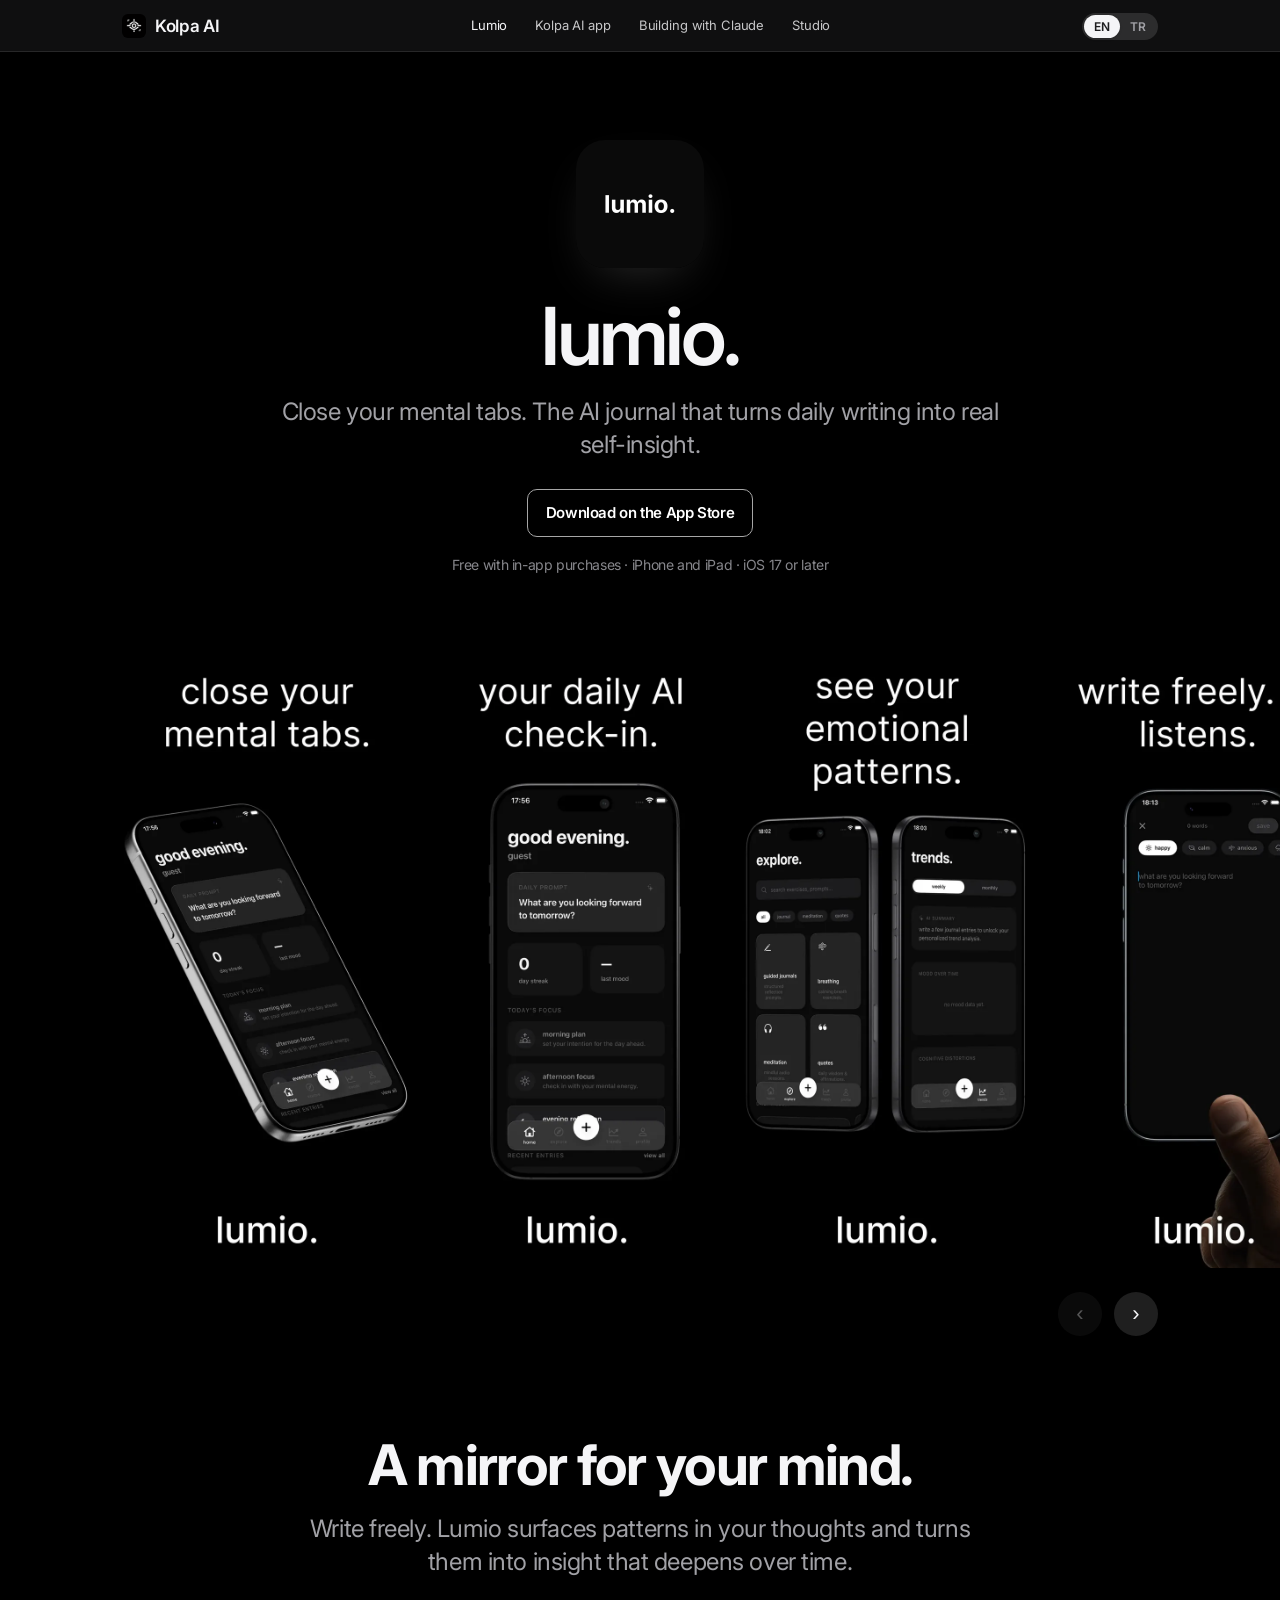
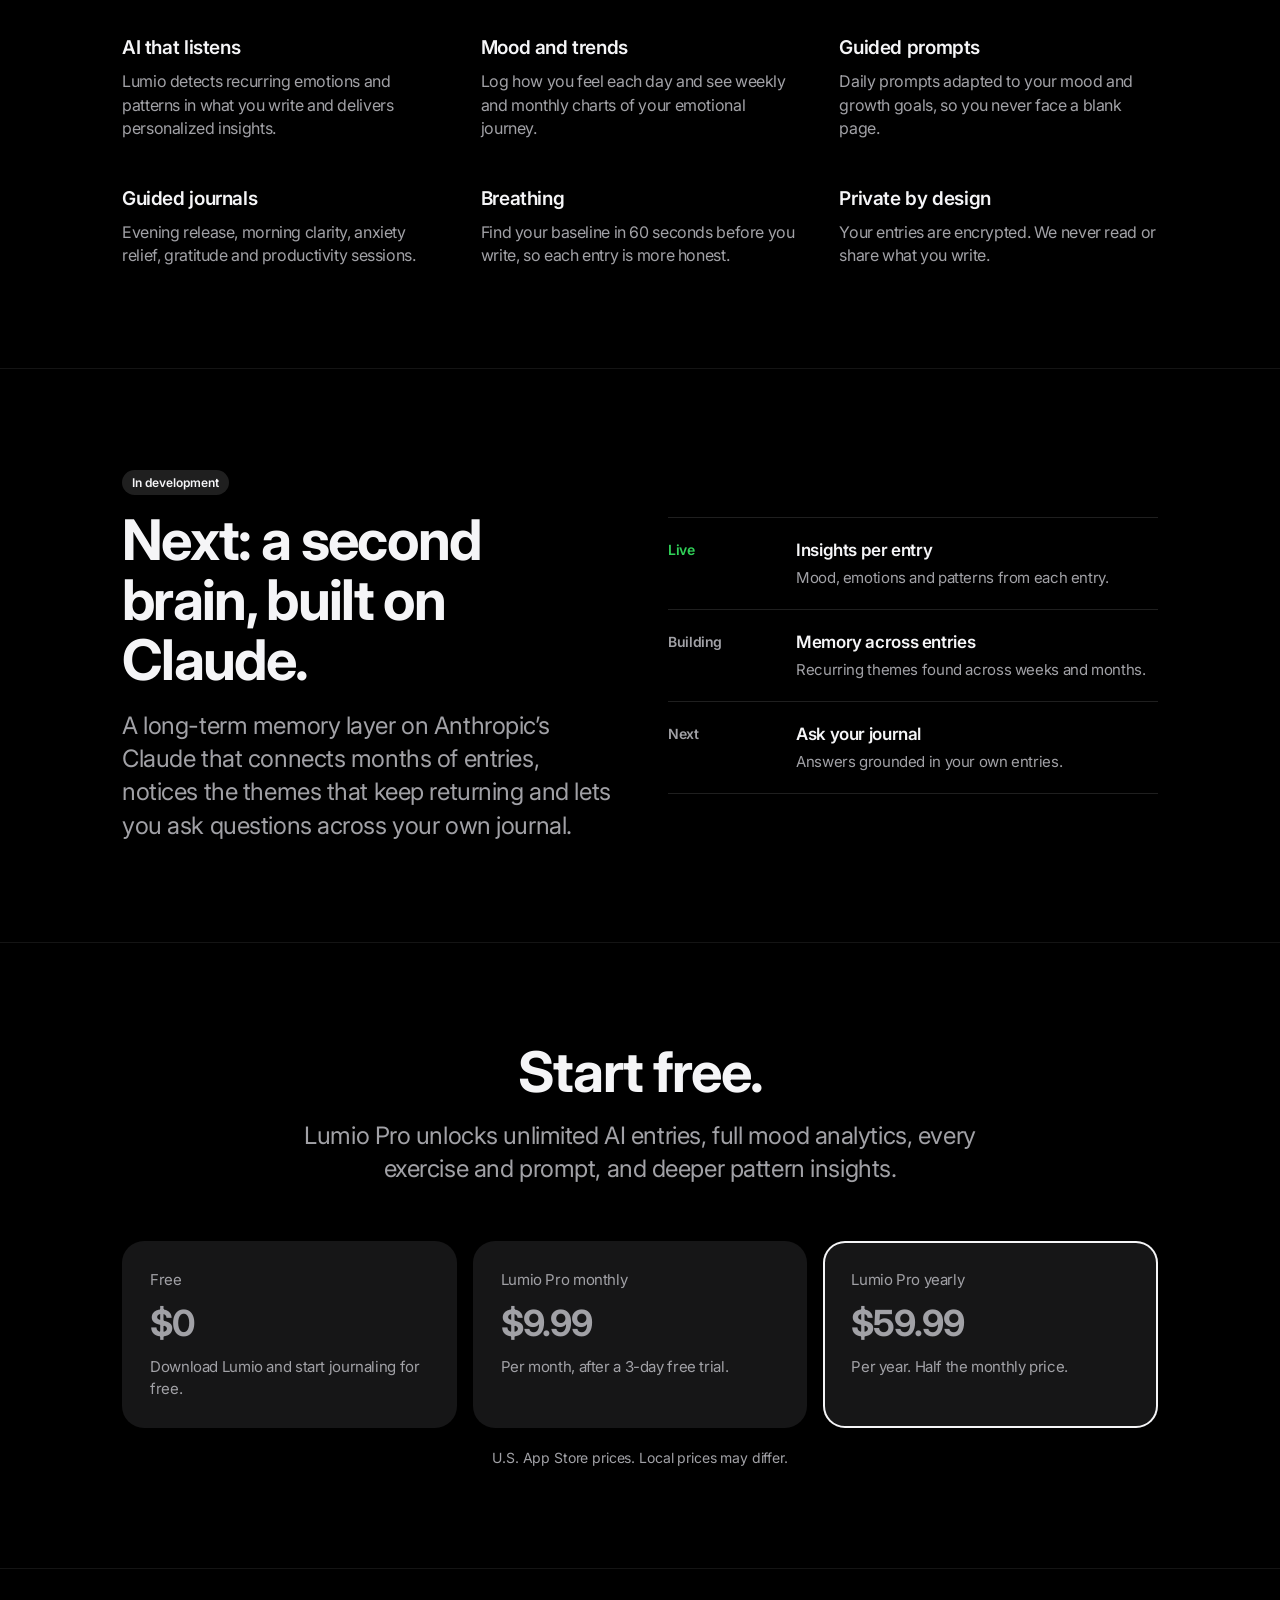
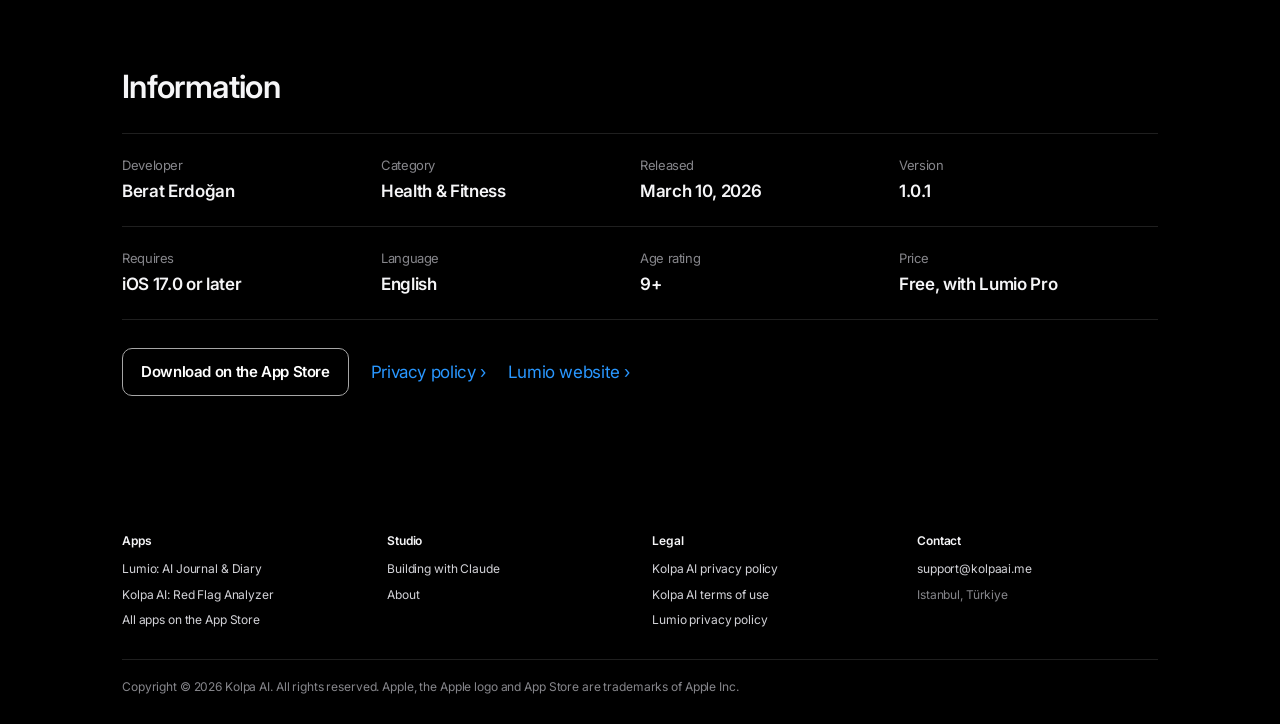
<file: lumio/index.html>
<!DOCTYPE html>
<html lang="en">
<head>
<meta charset="UTF-8">
<meta name="viewport" content="width=device-width, initial-scale=1, viewport-fit=cover">
<title>Lumio: AI Journal & Diary — Kolpa AI</title>
<meta name="description" content="Lumio is the AI journal that turns daily writing into real self-insight. Mood tracking, guided prompts, breathing and AI pattern detection. On the App Store for iPhone.">
<meta property="og:title" content="Lumio: AI Journal & Diary — Kolpa AI">
<meta property="og:description" content="Lumio is the AI journal that turns daily writing into real self-insight. Mood tracking, guided prompts, breathing and AI pattern detection. On the App Store for iPhone.">
<meta property="og:type" content="website">
<meta property="og:url" content="https://kolpaai.me/lumio/">
<meta property="og:image" content="https://kolpaai.me/assets/og.png">
<meta name="twitter:card" content="summary_large_image">
<link rel="canonical" href="https://kolpaai.me/lumio/">
<link rel="icon" type="image/png" href="../assets/lumio/favicon.png">
<link rel="apple-touch-icon" href="../assets/lumio/icon-180.png">
<link rel="preconnect" href="https://fonts.googleapis.com"><link rel="preconnect" href="https://fonts.gstatic.com" crossorigin><link href="https://fonts.googleapis.com/css2?family=Inter:wght@400;600;700&family=Poppins:wght@800&display=swap" rel="stylesheet">
<link rel="stylesheet" href="../assets/site.css">
<script src="../assets/site.js" defer></script>
</head>
<body class="app-page lumio-page">
<nav class="nav dark" aria-label="Main">
  <div class="wrap">
    <a class="brand" href="../"><img src="../assets/kolpa/icon.png" alt="" width="24" height="24">Kolpa AI</a>
    <div class="nav-links">
      <a href="../lumio/" aria-current="page" data-lang="en">Lumio</a><a href="../lumio/" aria-current="page" class="hidden" data-lang="tr">Lumio</a>
      <a href="../kolpa/" data-lang="en">Kolpa AI app</a><a href="../kolpa/" class="hidden" data-lang="tr">Kolpa AI uygulaması</a>
      <a href="../#claude" data-lang="en">Building with Claude</a><a href="../#claude" class="hidden" data-lang="tr">Claude ile geliştirme</a>
      <a href="../#studio" data-lang="en">Studio</a><a href="../#studio" class="hidden" data-lang="tr">Stüdyo</a>
    </div>
    <div class="lang" role="group" aria-label="Language">
      <button type="button" data-set="en" aria-pressed="true">EN</button>
      <button type="button" data-set="tr" aria-pressed="false">TR</button>
    </div>
  </div>
</nav>

<main>
<section class="app-hero">
  <div class="wrap">
    <img class="icon" src="../assets/lumio/icon.png" alt="Lumio app icon" width="128" height="128">
    <h1 class="display brandline">lumio.</h1>
    <p class="sub"><span data-lang="en">Close your mental tabs. The AI journal that turns daily writing into real self-insight.</span><span class="hidden" data-lang="tr">Zihnindeki sekmeleri kapat. Günlük yazılarınızı gerçek bir iç görüye dönüştüren yapay zeka günlüğü.</span></p>
    <div class="actions"><a class="badge-link" data-lang="en" href="https://apps.apple.com/us/app/lumio-ai-journal-diary/id6759867486" target="_blank" rel="noopener"><img src="https://tools.applemarketingtools.com/api/badges/download-on-the-app-store/black/en-us?size=250x83" alt="Download on the App Store" width="144" height="48" data-fallback="Download on the App Store"></a><a class="badge-link hidden" data-lang="tr" href="https://apps.apple.com/us/app/lumio-ai-journal-diary/id6759867486" target="_blank" rel="noopener"><img src="https://tools.applemarketingtools.com/api/badges/download-on-the-app-store/black/tr-tr?size=250x83" alt="App Store'dan İndirin" width="144" height="48" data-fallback="App Store'dan İndirin"></a></div>
    <p class="meta"><span data-lang="en">Free with in-app purchases · iPhone and iPad · iOS 17 or later</span><span class="hidden" data-lang="tr">Ücretsiz, uygulama içi satın alma · iPhone ve iPad · iOS 17 ve üzeri</span></p>
  </div>
</section>

<div class="gallery" aria-label="Screenshots">
    <div class="gallery-track" tabindex="0">
      <img src="../assets/lumio/shot-1.webp" width="660" height="1430" loading="eager" alt="Close your mental tabs: Lumio home screen">
      <img src="../assets/lumio/shot-2.webp" width="660" height="1430" loading="eager" alt="Your daily AI check-in">
      <img src="../assets/lumio/shot-3.webp" width="660" height="1430" loading="lazy" alt="See your emotional patterns: explore and trends">
      <img src="../assets/lumio/shot-4.webp" width="660" height="1430" loading="lazy" alt="Write freely, AI listens: the editor">
      <img src="../assets/lumio/shot-5.webp" width="660" height="1430" loading="lazy" alt="Structured thoughts, clear mind: guided journals">
      <img src="../assets/lumio/shot-6.webp" width="660" height="1430" loading="lazy" alt="Find your baseline in 60 seconds: breathing">
      <img src="../assets/lumio/shot-7.webp" width="660" height="1430" loading="lazy" alt="Shift your perspective daily: quotes">
    </div>
    <div class="gallery-nav">
      <button type="button" data-dir="-1" aria-label="Previous screenshot">‹</button>
      <button type="button" data-dir="1" aria-label="Next screenshot">›</button>
    </div>
  </div>

<section class="app-section">
  <div class="wrap">
    <div class="section-head">
      <h2 class="headline"><span data-lang="en">A mirror for your mind.</span><span class="hidden" data-lang="tr">Zihnin için bir ayna.</span></h2>
      <p class="sub"><span data-lang="en">Write freely. Lumio surfaces patterns in your thoughts and turns them into insight that deepens over time.</span><span class="hidden" data-lang="tr">Özgürce yazın. Lumio düşüncelerinizdeki kalıpları bulur ve zamanla derinleşen içgörülere dönüştürür.</span></p>
    </div>
    <div class="feature-grid">
        <div><h3 data-lang="en">AI that listens</h3><h3 class="hidden" data-lang="tr">Dinleyen yapay zeka</h3><p data-lang="en">Lumio detects recurring emotions and patterns in what you write and delivers personalized insights.</p><p class="hidden" data-lang="tr">Lumio yazdıklarınızda tekrar eden duyguları ve kalıpları bulur, size özel içgörüler sunar.</p></div>
        <div><h3 data-lang="en">Mood and trends</h3><h3 class="hidden" data-lang="tr">Ruh hali ve eğilimler</h3><p data-lang="en">Log how you feel each day and see weekly and monthly charts of your emotional journey.</p><p class="hidden" data-lang="tr">Her gün nasıl hissettiğinizi kaydedin, duygusal yolculuğunuzu haftalık ve aylık grafiklerde görün.</p></div>
        <div><h3 data-lang="en">Guided prompts</h3><h3 class="hidden" data-lang="tr">Yönlendirmeli sorular</h3><p data-lang="en">Daily prompts adapted to your mood and growth goals, so you never face a blank page.</p><p class="hidden" data-lang="tr">Ruh halinize ve hedeflerinize göre değişen günlük sorular. Boş sayfayla hiç karşılaşmazsınız.</p></div>
        <div><h3 data-lang="en">Guided journals</h3><h3 class="hidden" data-lang="tr">Rehberli günlükler</h3><p data-lang="en">Evening release, morning clarity, anxiety relief, gratitude and productivity sessions.</p><p class="hidden" data-lang="tr">Akşam rahatlaması, sabah netliği, kaygı, şükran ve verimlilik seansları.</p></div>
        <div><h3 data-lang="en">Breathing</h3><h3 class="hidden" data-lang="tr">Nefes</h3><p data-lang="en">Find your baseline in 60 seconds before you write, so each entry is more honest.</p><p class="hidden" data-lang="tr">Yazmadan önce 60 saniyede dengenizi bulun, her yazı daha dürüst olsun.</p></div>
        <div><h3 data-lang="en">Private by design</h3><h3 class="hidden" data-lang="tr">Tasarımı gereği gizli</h3><p data-lang="en">Your entries are encrypted. We never read or share what you write.</p><p class="hidden" data-lang="tr">Yazılarınız şifrelenir. Yazdıklarınızı asla okumayız ve paylaşmayız.</p></div>
    </div>
  </div>
</section>

<section class="app-section" id="second-brain">
  <div class="wrap claude-block">
    <div>
      <span class="state"><span data-lang="en">In development</span><span class="hidden" data-lang="tr">Geliştiriliyor</span></span>
      <h2 class="headline"><span data-lang="en">Next: a second brain, built on Claude.</span><span class="hidden" data-lang="tr">Sırada: Claude ile kurulan ikinci beyin.</span></h2>
      <p class="sub"><span data-lang="en">A long-term memory layer on Anthropic’s Claude that connects months of entries, notices the themes that keep returning and lets you ask questions across your own journal.</span><span class="hidden" data-lang="tr">Anthropic’in Claude modeli üzerine kurulan, aylar boyunca yazdıklarınızı birbirine bağlayan, tekrar eden temaları fark eden ve kendi günlüğünüze soru sormanızı sağlayan uzun vadeli bir hafıza katmanı.</span></p>
    </div>
    <ol class="steps">
      <li class="now"><span class="when"><span data-lang="en">Live</span><span class="hidden" data-lang="tr">Yayında</span></span><div><h3 data-lang="en">Insights per entry</h3><h3 class="hidden" data-lang="tr">Yazı başına içgörü</h3><p data-lang="en">Mood, emotions and patterns from each entry.</p><p class="hidden" data-lang="tr">Her yazıdan ruh hali, duygu ve kalıplar.</p></div></li>
      <li><span class="when"><span data-lang="en">Building</span><span class="hidden" data-lang="tr">Geliştiriliyor</span></span><div><h3 data-lang="en">Memory across entries</h3><h3 class="hidden" data-lang="tr">Yazılar arası hafıza</h3><p data-lang="en">Recurring themes found across weeks and months.</p><p class="hidden" data-lang="tr">Haftalar ve aylar boyunca tekrar eden temalar.</p></div></li>
      <li><span class="when"><span data-lang="en">Next</span><span class="hidden" data-lang="tr">Sırada</span></span><div><h3 data-lang="en">Ask your journal</h3><h3 class="hidden" data-lang="tr">Günlüğüne sor</h3><p data-lang="en">Answers grounded in your own entries.</p><p class="hidden" data-lang="tr">Kendi yazılarınıza dayanan cevaplar.</p></div></li>
    </ol>
  </div>
</section>

<section class="app-section">
  <div class="wrap">
    <div class="section-head">
      <h2 class="headline"><span data-lang="en">Start free.</span><span class="hidden" data-lang="tr">Ücretsiz başlayın.</span></h2>
      <p class="sub"><span data-lang="en">Lumio Pro unlocks unlimited AI entries, full mood analytics, every exercise and prompt, and deeper pattern insights.</span><span class="hidden" data-lang="tr">Lumio Pro sınırsız yapay zeka yazısı, tam ruh hali analizi, tüm egzersiz ve sorular ve daha derin kalıp içgörüleri sunar.</span></p>
    </div>
    <div class="plans">
      <div class="plan"><p class="name" data-lang="en">Free</p><p class="name hidden" data-lang="tr">Ücretsiz</p><p class="price">$0</p><p data-lang="en">Download Lumio and start journaling for free.</p><p class="hidden" data-lang="tr">Lumio’yu indirin ve ücretsiz yazmaya başlayın.</p></div>
      <div class="plan"><p class="name" data-lang="en">Lumio Pro monthly</p><p class="name hidden" data-lang="tr">Lumio Pro aylık</p><p class="price">$9.99</p><p data-lang="en">Per month, after a 3-day free trial.</p><p class="hidden" data-lang="tr">3 günlük ücretsiz denemeden sonra aylık.</p></div>
      <div class="plan pick"><p class="name" data-lang="en">Lumio Pro yearly</p><p class="name hidden" data-lang="tr">Lumio Pro yıllık</p><p class="price">$59.99</p><p data-lang="en">Per year. Half the monthly price.</p><p class="hidden" data-lang="tr">Yıllık. Aylık fiyatın yarısı.</p></div>
    </div>
    <p class="small muted center" style="margin-top:20px"><span data-lang="en">U.S. App Store prices. Local prices may differ.</span><span class="hidden" data-lang="tr">ABD App Store fiyatları. Yerel fiyatlar farklı olabilir.</span></p>
  </div>
</section>

<section class="app-section">
  <div class="wrap">
    <h2 class="title" style="margin-bottom:28px"><span data-lang="en">Information</span><span class="hidden" data-lang="tr">Bilgiler</span></h2>
    <dl class="facts">
      <div><dt><span data-lang="en">Developer</span><span class="hidden" data-lang="tr">Geliştirici</span></dt><dd><span data-lang="en">Berat Erdoğan</span><span class="hidden" data-lang="tr">Berat Erdoğan</span></dd></div>
      <div><dt><span data-lang="en">Category</span><span class="hidden" data-lang="tr">Kategori</span></dt><dd><span data-lang="en">Health &amp; Fitness</span><span class="hidden" data-lang="tr">Sağlık ve Fitness</span></dd></div>
      <div><dt><span data-lang="en">Released</span><span class="hidden" data-lang="tr">Yayın tarihi</span></dt><dd><span data-lang="en">March 10, 2026</span><span class="hidden" data-lang="tr">10 Mart 2026</span></dd></div>
      <div><dt><span data-lang="en">Version</span><span class="hidden" data-lang="tr">Sürüm</span></dt><dd><span data-lang="en">1.0.1</span><span class="hidden" data-lang="tr">1.0.1</span></dd></div>
      <div><dt><span data-lang="en">Requires</span><span class="hidden" data-lang="tr">Gereksinim</span></dt><dd><span data-lang="en">iOS 17.0 or later</span><span class="hidden" data-lang="tr">iOS 17.0 ve üzeri</span></dd></div>
      <div><dt><span data-lang="en">Language</span><span class="hidden" data-lang="tr">Dil</span></dt><dd><span data-lang="en">English</span><span class="hidden" data-lang="tr">İngilizce</span></dd></div>
      <div><dt><span data-lang="en">Age rating</span><span class="hidden" data-lang="tr">Yaş sınırı</span></dt><dd><span data-lang="en">9+</span><span class="hidden" data-lang="tr">9+</span></dd></div>
      <div><dt><span data-lang="en">Price</span><span class="hidden" data-lang="tr">Fiyat</span></dt><dd><span data-lang="en">Free, with Lumio Pro</span><span class="hidden" data-lang="tr">Ücretsiz, Lumio Pro ile</span></dd></div>
    </dl>
    <div class="actions">
      <a class="badge-link" data-lang="en" href="https://apps.apple.com/us/app/lumio-ai-journal-diary/id6759867486" target="_blank" rel="noopener"><img src="https://tools.applemarketingtools.com/api/badges/download-on-the-app-store/black/en-us?size=250x83" alt="Download on the App Store" width="144" height="48" data-fallback="Download on the App Store"></a><a class="badge-link hidden" data-lang="tr" href="https://apps.apple.com/us/app/lumio-ai-journal-diary/id6759867486" target="_blank" rel="noopener"><img src="https://tools.applemarketingtools.com/api/badges/download-on-the-app-store/black/tr-tr?size=250x83" alt="App Store'dan İndirin" width="144" height="48" data-fallback="App Store'dan İndirin"></a>
      <a class="more" href="https://veraberat.github.io/lumio-website/privacy.html" target="_blank" rel="noopener"><span data-lang="en">Privacy policy</span><span class="hidden" data-lang="tr">Gizlilik politikası</span></a>
      <a class="more" href="https://veraberat.github.io/lumio-website/" target="_blank" rel="noopener"><span data-lang="en">Lumio website</span><span class="hidden" data-lang="tr">Lumio web sitesi</span></a>
    </div>
  </div>
</section>
</main>
<footer class="footer">
  <div class="wrap">
    <div class="footer-cols">
      <div><h4><span data-lang="en">Apps</span><span class="hidden" data-lang="tr">Uygulamalar</span></h4><ul>
        <li><a href="../lumio/">Lumio: AI Journal &amp; Diary</a></li>
        <li><a href="../kolpa/">Kolpa AI: Red Flag Analyzer</a></li>
        <li><a href="https://apps.apple.com/us/developer/berat-erdogan/id1877614423" target="_blank" rel="noopener"><span data-lang="en">All apps on the App Store</span><span class="hidden" data-lang="tr">App Store'daki tüm uygulamalar</span></a></li>
      </ul></div>
      <div><h4><span data-lang="en">Studio</span><span class="hidden" data-lang="tr">Stüdyo</span></h4><ul>
        <li><a href="../#claude"><span data-lang="en">Building with Claude</span><span class="hidden" data-lang="tr">Claude ile geliştirme</span></a></li>
        <li><a href="../#studio"><span data-lang="en">About</span><span class="hidden" data-lang="tr">Hakkında</span></a></li>
      </ul></div>
      <div><h4><span data-lang="en">Legal</span><span class="hidden" data-lang="tr">Yasal</span></h4><ul>
        <li><a href="../#privacy"><span data-lang="en">Kolpa AI privacy policy</span><span class="hidden" data-lang="tr">Kolpa AI gizlilik politikası</span></a></li>
        <li><a href="../#terms"><span data-lang="en">Kolpa AI terms of use</span><span class="hidden" data-lang="tr">Kolpa AI kullanım koşulları</span></a></li>
        <li><a href="https://veraberat.github.io/lumio-website/privacy.html" target="_blank" rel="noopener"><span data-lang="en">Lumio privacy policy</span><span class="hidden" data-lang="tr">Lumio gizlilik politikası</span></a></li>
      </ul></div>
      <div><h4><span data-lang="en">Contact</span><span class="hidden" data-lang="tr">İletişim</span></h4><ul>
        <li><a href="mailto:support@kolpaai.me">support@kolpaai.me</a></li>
        <li><span data-lang="en">Istanbul, Türkiye</span><span class="hidden" data-lang="tr">İstanbul, Türkiye</span></li>
      </ul></div>
    </div>
    <p class="fine"><span data-lang="en">Copyright © 2026 Kolpa AI. All rights reserved. Apple, the Apple logo and App Store are trademarks of Apple Inc.</span><span class="hidden" data-lang="tr">Telif hakkı © 2026 Kolpa AI. Tüm hakları saklıdır. Apple, Apple logosu ve App Store, Apple Inc.'in ticari markalarıdır.</span></p>
  </div>
</footer>
</body>
</html>
</file>
<file: assets/site.css>
/* Kolpa AI studio — shared styles. Apple-style product pages: system type, translucent chrome, each app in its own world. */
:root {
  --bg: #ffffff;
  --text: #1d1d1f;
  --muted: #6e6e73;
  --hair: #d2d2d7;
  --soft: #f5f5f7;
  --link: #0066cc;
  --lumio-bg: #000000;
  --lumio-card: #161617;
  --kolpa: #9b4dff;
  --kolpa-deep: #1a0f2e;
  --font: -apple-system, BlinkMacSystemFont, "SF Pro Text", "Inter", "Segoe UI", Roboto, Helvetica, Arial, sans-serif;
  --font-display: -apple-system, BlinkMacSystemFont, "SF Pro Display", "Inter", "Segoe UI", Roboto, Helvetica, Arial, sans-serif;
  --wrap: 1080px;
  --nav-h: 52px;
}

*, *::before, *::after { box-sizing: border-box; margin: 0; padding: 0; }
html { -webkit-text-size-adjust: 100%; scroll-padding-top: var(--nav-h); }
body { font: 400 1.0625rem/1.47 var(--font); letter-spacing: -0.022em; color: var(--text); background: var(--bg); -webkit-font-smoothing: antialiased; overflow-x: hidden; }
img { display: block; max-width: 100%; height: auto; }
a { color: var(--link); text-decoration: none; }
a:hover { text-decoration: underline; }
:focus-visible { outline: 2px solid #0071e3; outline-offset: 3px; border-radius: 8px; }
.hidden { display: none !important; }
.wrap { max-width: var(--wrap); margin: 0 auto; padding: 0 22px; }
.center { text-align: center; }

/* Type scale: tracking tightens as size grows, leading tightens too */
.display { font-family: var(--font-display); font-weight: 700; font-size: clamp(2.5rem, 7vw, 5rem); line-height: 1.04; letter-spacing: -0.035em; }
.headline { font-family: var(--font-display); font-weight: 700; font-size: clamp(2rem, 5vw, 3.5rem); line-height: 1.07; letter-spacing: -0.03em; }
.title { font-family: var(--font-display); font-weight: 600; font-size: clamp(1.5rem, 3vw, 2rem); line-height: 1.12; letter-spacing: -0.02em; }
.sub { font-size: clamp(1.1875rem, 2.2vw, 1.5rem); line-height: 1.38; letter-spacing: -0.018em; color: var(--muted); font-weight: 400; }
.small { font-size: 0.875rem; letter-spacing: -0.01em; }
.muted { color: var(--muted); }

/* ---------- Translucent nav ---------- */
.nav { position: sticky; top: 0; z-index: 100; height: var(--nav-h); background: rgba(255,255,255,0.72); backdrop-filter: saturate(180%) blur(20px); -webkit-backdrop-filter: saturate(180%) blur(20px); }
.nav::after { content: ""; position: absolute; left: 0; right: 0; bottom: 0; height: 1px; background: rgba(0,0,0,0.08); }
.nav .wrap { height: 100%; display: flex; align-items: center; justify-content: space-between; gap: 16px; }
.brand { display: flex; align-items: center; gap: 9px; color: var(--text); font-weight: 600; font-size: 1.0625rem; letter-spacing: -0.02em; }
.brand:hover { text-decoration: none; }
.brand img { width: 24px; height: 24px; border-radius: 6px; }
.nav-links { display: flex; align-items: center; gap: 28px; }
.nav-links a { color: var(--text); opacity: 0.8; font-size: 0.8125rem; letter-spacing: -0.01em; }
.nav-links a:hover, .nav-links a[aria-current="page"] { opacity: 1; text-decoration: none; }
.lang { display: flex; background: rgba(0,0,0,0.06); border-radius: 999px; padding: 2px; }
.lang button { border: 0; background: none; font: 600 0.75rem var(--font); color: var(--muted); padding: 4px 10px; border-radius: 999px; cursor: pointer; }
.lang button[aria-pressed="true"] { background: #fff; color: var(--text); box-shadow: 0 1px 3px rgba(0,0,0,0.12); }
/* Dark nav for the app pages */
.nav.dark { background: rgba(22,22,23,0.72); }
.nav.dark::after { background: rgba(255,255,255,0.1); }
.nav.dark .brand, .nav.dark .nav-links a { color: #f5f5f7; }
.nav.dark .lang { background: rgba(255,255,255,0.12); }
.nav.dark .lang button { color: #a1a1a6; }
.nav.dark .lang button[aria-pressed="true"] { background: #f5f5f7; color: #1d1d1f; }

/* ---------- Buttons: feedback on press ---------- */
.actions { display: flex; flex-wrap: wrap; align-items: center; gap: 14px 22px; margin-top: 28px; }
.center .actions { justify-content: center; }
.pill { display: inline-flex; align-items: center; justify-content: center; min-height: 44px; padding: 0 22px; border-radius: 980px; font-size: 1.0625rem; font-weight: 400; background: #0071e3; color: #fff; transition: transform 100ms ease-out, background-color 150ms ease; }
.pill:hover { background: #0077ed; text-decoration: none; }
.pill:active, .badge-link:active { transform: scale(0.97); }
.more { font-size: 1.0625rem; }
.more::after { content: " ›"; }
.badge-link { display: inline-block; transition: transform 100ms ease-out; line-height: 0; }
.badge-link img { height: 48px; width: auto; }
.badge-fallback { display: inline-flex; align-items: center; min-height: 48px; padding: 0 18px; border-radius: 10px; background: #000; color: #fff; font-weight: 600; font-size: 0.9375rem; border: 1px solid #a6a6a6; }
.badge-fallback:hover { text-decoration: none; }

/* ---------- Home hero ---------- */
.hero { padding: 96px 0 72px; text-align: center; }
.hero .sub { max-width: 30em; margin: 22px auto 0; }
.hero-icons { display: flex; justify-content: center; gap: 18px; margin-bottom: 36px; }
.hero-icons a { line-height: 0; transition: transform 100ms ease-out; }
.hero-icons a:active { transform: scale(0.96); }
.hero-icons img { width: 88px; height: 88px; border-radius: 20px; box-shadow: 0 12px 30px -10px rgba(0,0,0,0.35); }

/* ---------- Product panels (home) ---------- */
.panels { display: grid; gap: 12px; padding: 0 12px 12px; }
.panel { position: relative; overflow: hidden; border-radius: 28px; padding: 64px 22px 0; text-align: center; }
.panel .wordmark { font-family: var(--font-display); font-weight: 600; letter-spacing: -0.04em; }
.panel .sub { margin: 12px auto 0; max-width: 28em; }
.panel .actions { justify-content: center; }
.panel-shots { display: flex; justify-content: center; align-items: flex-end; gap: 16px; margin-top: 52px; }
.panel-shots img { width: min(23vw, 230px); border-radius: 22px 22px 0 0; }
.panel-shots img:nth-child(2) { width: min(27vw, 270px); }

.panel-lumio { background: var(--lumio-bg); color: #f5f5f7; }
.panel-lumio .wordmark { font-size: clamp(3.5rem, 9vw, 6rem); line-height: 1; }
.panel-lumio .sub { color: #a1a1a6; }
.panel-lumio a.more { color: #2997ff; }

.panel-kolpa { background: radial-gradient(120% 90% at 50% 0%, #2a1650 0%, #0d0716 70%); color: #fff; }
.panel-kolpa .wordmark { font-family: "Poppins", var(--font-display); font-weight: 800; font-size: clamp(2.75rem, 7vw, 4.5rem); line-height: 1.02; letter-spacing: -0.03em; color: #fff; }
.panel-kolpa .wordmark span { color: var(--kolpa); }
.panel-kolpa .sub { color: #c4b8dc; }
.panel-kolpa a.more { color: #c49bff; }

/* ---------- Generic sections ---------- */
.section { padding: 110px 0; }
.section-soft { background: var(--soft); }
.section-head { max-width: 680px; margin: 0 auto 56px; text-align: center; }
.section-head .sub { margin-top: 16px; }

/* Claude / second brain block */
.claude-block { display: grid; grid-template-columns: 1fr 1fr; gap: 56px; align-items: center; }
.claude-block .sub { margin-top: 18px; }
.state { display: inline-block; font-size: 0.75rem; font-weight: 600; letter-spacing: 0; padding: 4px 10px; border-radius: 999px; background: #e8e8ed; color: var(--text); margin-bottom: 16px; }
.state.live { background: #e3f6e8; color: #1b7a38; }
.steps { list-style: none; border-top: 1px solid var(--hair); }
.steps li { display: grid; grid-template-columns: 112px 1fr; gap: 16px; padding: 20px 0; border-bottom: 1px solid var(--hair); }
.steps .when { font-weight: 600; font-size: 0.875rem; color: var(--muted); padding-top: 2px; }
.steps li.now .when { color: #1b7a38; }
.steps h3 { font-size: 1.0625rem; font-weight: 600; margin-bottom: 4px; }
.steps p { color: var(--muted); font-size: 0.9375rem; }

/* Facts table */
.facts { display: grid; grid-template-columns: repeat(4, 1fr); border-top: 1px solid var(--hair); }
.facts div { padding: 22px 18px 22px 0; border-bottom: 1px solid var(--hair); }
.facts dt { font-size: 0.8125rem; color: var(--muted); margin-bottom: 4px; }
.facts dd { font-size: 1.0625rem; font-weight: 600; letter-spacing: -0.02em; }

/* Founder */
.founder { max-width: 720px; margin: 0 auto; text-align: center; }
.founder .quote { font-family: var(--font-display); font-size: clamp(1.5rem, 3vw, 2.125rem); line-height: 1.25; letter-spacing: -0.025em; font-weight: 600; }
.founder .who { margin-top: 22px; color: var(--muted); }

/* ---------- App pages ---------- */
.app-page { background: var(--lumio-bg); color: #f5f5f7; }
.app-page .muted, .app-page .sub { color: #a1a1a6; }
.app-page a { color: #2997ff; }
.app-hero { padding: 88px 0 56px; text-align: center; }
.app-hero .icon { width: 128px; height: 128px; border-radius: 29px; margin: 0 auto 26px; box-shadow: 0 20px 50px -20px rgba(255,255,255,0.18); }
.app-hero .sub { margin: 18px auto 0; max-width: 30em; }
.app-hero .meta { margin-top: 18px; font-size: 0.875rem; color: #86868b; }
.kolpa-page .app-hero .icon { box-shadow: 0 20px 60px -18px rgba(155,77,255,0.7); }
.kolpa-page { background: #0b0614; }
.kolpa-page a { color: #c49bff; }
.kolpa-page .brandline { font-family: "Poppins", var(--font-display); font-weight: 800; letter-spacing: -0.03em; }
.kolpa-page .brandline span { color: var(--kolpa); }
.lumio-page .brandline { font-weight: 600; letter-spacing: -0.045em; }

/* Gallery: native scroll with snap, so it inherits real momentum on touch */
.gallery { position: relative; }
.gallery-track { display: flex; gap: 20px; overflow-x: auto; scroll-snap-type: x mandatory; scroll-padding: 0 max(22px, calc((100vw - var(--wrap)) / 2 + 22px)); padding: 8px max(22px, calc((100vw - var(--wrap)) / 2 + 22px)) 24px; scrollbar-width: none; overscroll-behavior-x: contain; }
.gallery-track::-webkit-scrollbar { display: none; }
.gallery-track img { flex: none; width: clamp(220px, 26vw, 290px); aspect-ratio: 660 / 1430; border-radius: 26px; scroll-snap-align: start; background: #1c1c1e; }
.gallery-nav { display: flex; justify-content: flex-end; gap: 12px; max-width: var(--wrap); margin: 0 auto; padding: 0 22px; }
.gallery-nav button { width: 44px; height: 44px; border-radius: 50%; border: 0; background: rgba(255,255,255,0.12); color: #f5f5f7; font-size: 1.375rem; line-height: 1; cursor: pointer; transition: transform 100ms ease-out, background-color 150ms ease; }
.gallery-nav button:hover { background: rgba(255,255,255,0.2); }
.gallery-nav button:active { transform: scale(0.94); }
.gallery-nav button:disabled { opacity: 0.35; cursor: default; }

.app-section { padding: 100px 0; }
.app-section + .app-section { border-top: 1px solid rgba(255,255,255,0.08); }
.feature-grid { display: grid; grid-template-columns: repeat(3, 1fr); gap: 44px 40px; }
.feature-grid h3 { font-size: 1.1875rem; font-weight: 600; letter-spacing: -0.02em; margin-bottom: 8px; color: #f5f5f7; }
.feature-grid p { color: #a1a1a6; font-size: 1rem; }

.app-page .steps { border-color: rgba(255,255,255,0.12); }
.app-page .steps li { border-color: rgba(255,255,255,0.12); }
.app-page .steps h3 { color: #f5f5f7; }
.app-page .steps p, .app-page .steps .when { color: #a1a1a6; }
.app-page .steps li.now .when { color: #30d158; }
.app-page .state { background: rgba(255,255,255,0.12); color: #f5f5f7; }
.app-page .state.live { background: rgba(48,209,88,0.16); color: #30d158; }

.plans { display: grid; grid-template-columns: repeat(3, 1fr); gap: 16px; }
.plan { background: var(--lumio-card); border-radius: 22px; padding: 28px; }
.plan.pick { box-shadow: inset 0 0 0 2px #f5f5f7; }
.plan .name { font-size: 0.9375rem; color: #a1a1a6; }
.plan .price { font-family: var(--font-display); font-size: 2.25rem; font-weight: 700; letter-spacing: -0.03em; margin: 6px 0 6px; }
.plan p { font-size: 0.9375rem; color: #a1a1a6; }

.app-page .facts { border-color: rgba(255,255,255,0.12); }
.app-page .facts div { border-color: rgba(255,255,255,0.12); }
.app-page .facts dt { color: #86868b; }

.notice { max-width: 760px; margin: 0 auto; padding: 18px 20px; border-radius: 16px; background: rgba(255,159,10,0.12); color: #ffd28a; font-size: 0.9375rem; }

/* ---------- Legal (quiet) ---------- */
.legal { padding: 88px 0; border-top: 1px solid var(--hair); }
.legal .wrap { max-width: 720px; }
.legal h2 { font-size: 1.75rem; letter-spacing: -0.025em; margin-bottom: 8px; }
.legal h3 { font-size: 1.0625rem; margin: 26px 0 8px; }
.legal p, .legal li { font-size: 0.9375rem; color: #424245; margin-bottom: 10px; }
.legal ul { padding-left: 20px; }
.legal .scope { background: var(--soft); border-radius: 12px; padding: 14px 16px; margin: 14px 0 6px; }
.legal .warn { border-left: 3px solid #d70015; background: #fff2f4; color: #a3000f; padding: 14px 16px; border-radius: 0 12px 12px 0; margin: 18px 0; }
.legal + .legal { background: var(--soft); }
.legal + .legal .scope { background: #fff; }

/* ---------- Footer ---------- */
.footer { background: var(--soft); color: var(--muted); font-size: 0.75rem; letter-spacing: -0.01em; padding: 36px 0 28px; }
.footer-cols { display: grid; grid-template-columns: repeat(4, 1fr); gap: 24px; padding-bottom: 22px; border-bottom: 1px solid var(--hair); }
.footer h4 { color: var(--text); font-size: 0.75rem; font-weight: 600; margin-bottom: 10px; }
.footer ul { list-style: none; }
.footer li { margin-bottom: 8px; }
.footer a { color: #424245; }
.footer .fine { padding-top: 18px; }
.app-page .footer { background: #000; color: #86868b; }
.app-page .footer h4 { color: #f5f5f7; }
.app-page .footer a { color: #d2d2d7; }
.app-page .footer-cols { border-color: rgba(255,255,255,0.12); }
.kolpa-page .footer { background: #0b0614; }

/* ---------- Responsive ---------- */
@media (max-width: 860px) {
  .claude-block, .feature-grid, .plans { grid-template-columns: 1fr; }
  .facts { grid-template-columns: 1fr 1fr; }
  .footer-cols { grid-template-columns: 1fr 1fr; }
  .section, .app-section { padding: 76px 0; }
  .feature-grid { gap: 32px; }
}
@media (max-width: 640px) {
  .nav-links a { display: none; }
  .wrap { padding: 0 16px; }
  .hero { padding: 64px 0 48px; }
  .hero-icons img { width: 72px; height: 72px; border-radius: 16px; }
  .panels { padding: 0 8px 8px; }
  .panel { border-radius: 22px; padding-top: 48px; }
  .panel-shots { gap: 10px; margin-top: 40px; }
  .panel-shots img { width: 30vw; border-radius: 14px 14px 0 0; }
  .panel-shots img:nth-child(2) { width: 34vw; }
  .steps li { grid-template-columns: 1fr; gap: 4px; }
  .gallery-track { gap: 14px; padding-left: 16px; padding-right: 16px; scroll-padding: 0 16px; }
  .gallery-track img { width: 64vw; border-radius: 22px; }
  .gallery-nav { display: none; }
}
@media (prefers-reduced-motion: reduce) {
  * { transition: none !important; scroll-behavior: auto !important; }
}
@media (prefers-reduced-transparency: reduce) {
  .nav { background: #fff; backdrop-filter: none; -webkit-backdrop-filter: none; }
  .nav.dark { background: #161617; }
}
@media (prefers-contrast: more) {
  .muted, .sub { color: #3a3a3c; }
  .app-page .muted, .app-page .sub { color: #d2d2d7; }
}

/* Fixes */
.app-hero .actions { justify-content: center; }
.kolpa-page .brandline span[data-lang] { color: inherit; }
a.badge-fallback, .app-page a.badge-fallback { color: #fff; }
</file>
